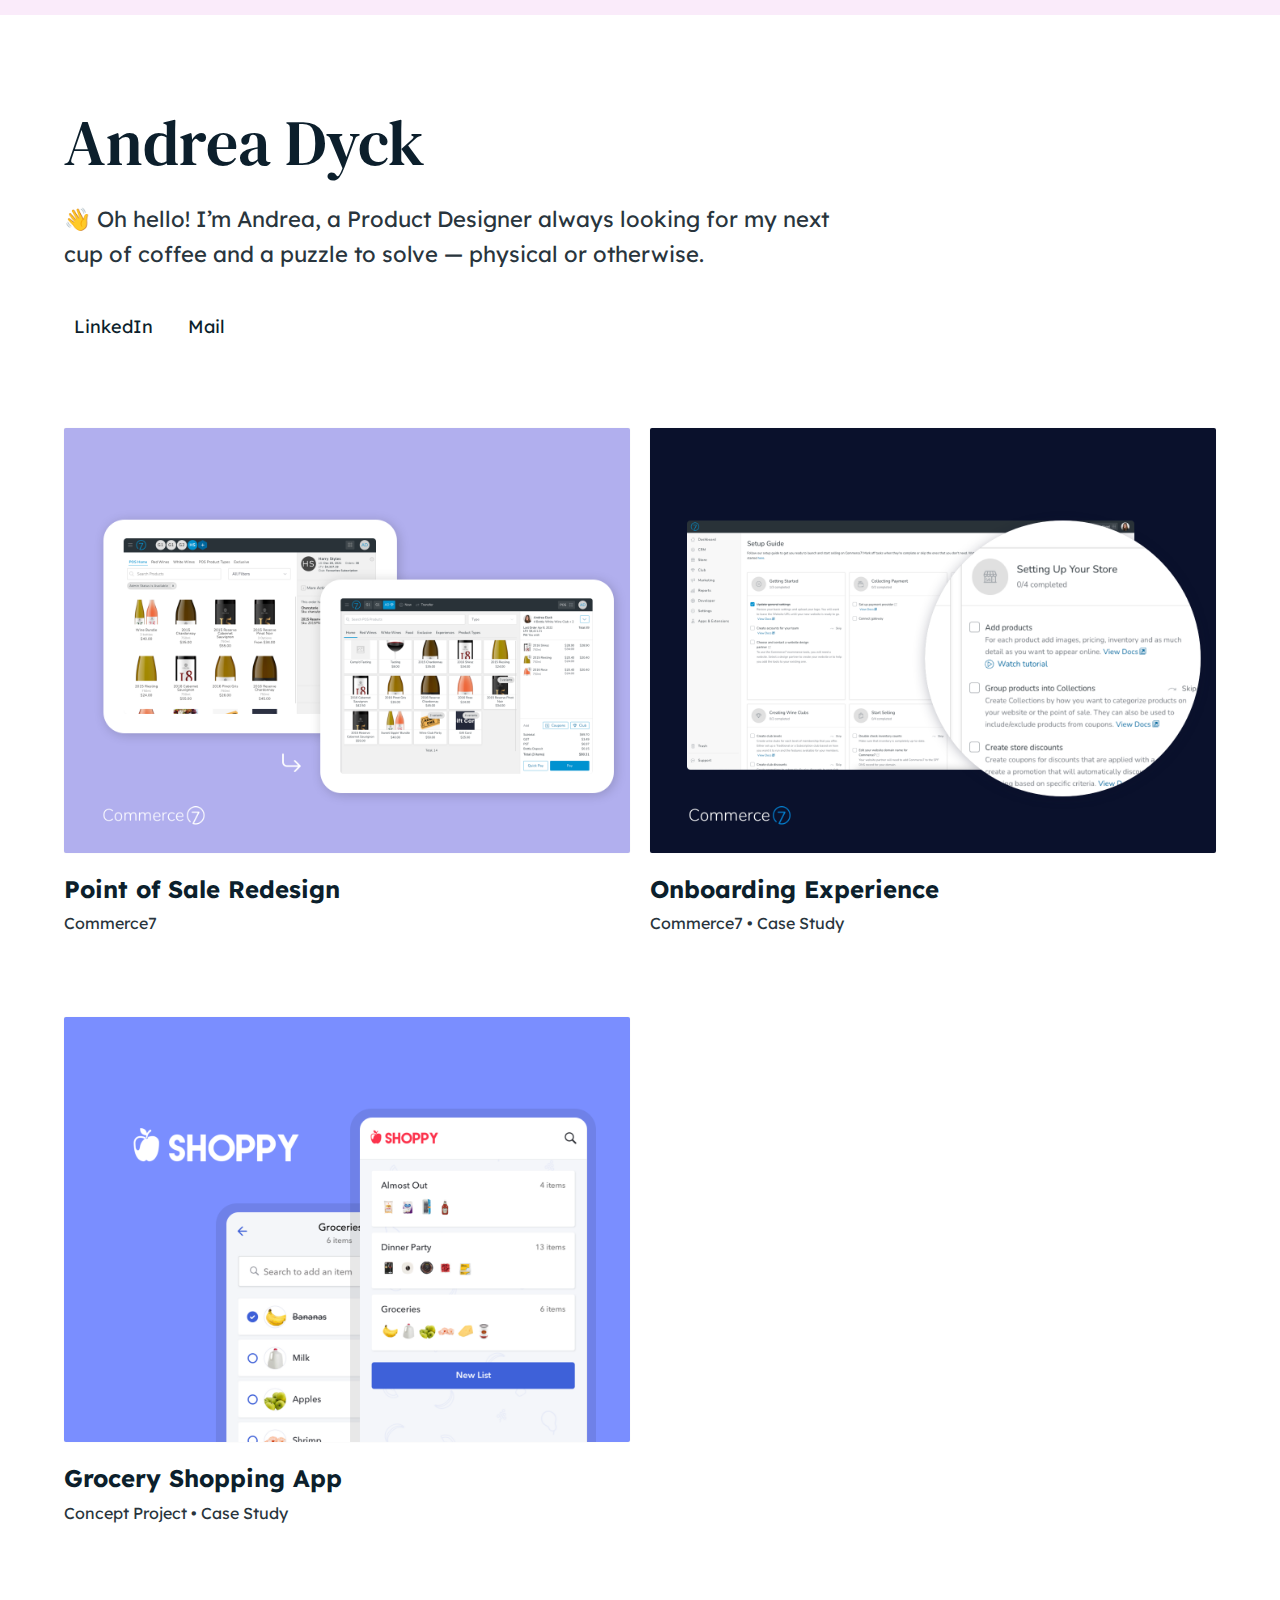
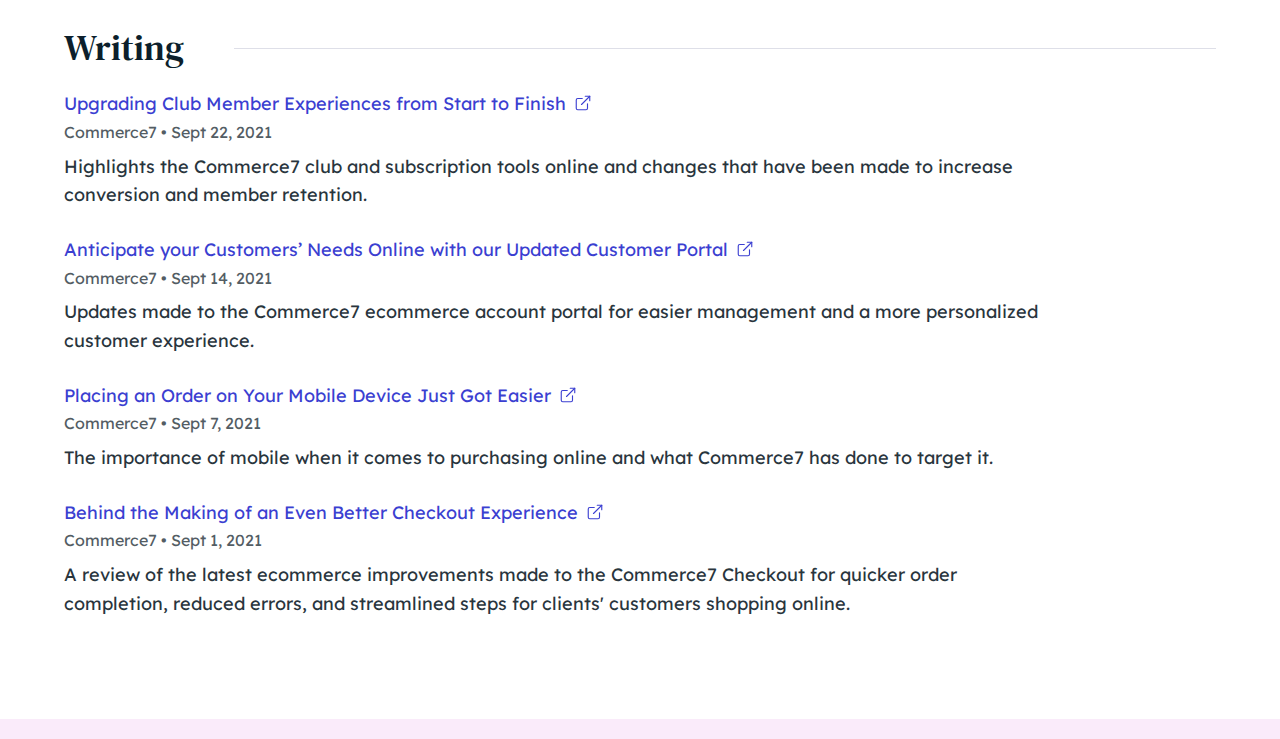
<file: index.html>
<!DOCTYPE html>
<html>
<head>
	<meta charset="utf-8">
	<meta name="viewport" content="user-scalable=no, width=device-width, initial-scale=1.0, maximum-scale=1.0" />
	<meta http-equiv="X-UA-Compatible" content="IE=edge">
	<title>Andrea Dyck</title>
	<meta name="description" content="Product Designer in Vancouver, BC.">
	<link rel="stylesheet" href="assets/css/style.css">
	<link rel="Shortcut Icon" href="favicon.ico" type="image/x-icon">
	<link rel="preconnect" href="https://fonts.gstatic.com">
	<link href="https://fonts.googleapis.com/css2?family=Lexend:wght@300;600&family=DM+Serif+Text&display=swap" rel="stylesheet">

	<!-- Google tag (gtag.js) -->
	<script async src="https://www.googletagmanager.com/gtag/js?id=G-6HETYDWR5F"></script>
	<script>
	window.dataLayer = window.dataLayer || [];
	function gtag(){dataLayer.push(arguments);}
	gtag('js', new Date());

	gtag('config', 'G-6HETYDWR5F');
	</script>
</head>
<body class="home">
	<header>
        <div class="section--wide">
            <div class="home__intro">
				<h1 data-bg-text="designer">Andrea Dyck</h1>
				<p>👋 Oh hello! I’m Andrea, a Product Designer always looking for my next cup of coffee and a puzzle to solve &#8212; physical or otherwise.</p>
				<ul>
                    <li><a href="https://www.linkedin.com/in/andreadyck/" target="_blank">LinkedIn</a></li>
                    <li><a href="mailto:hello@andreadyck.com">Mail</a></li>
                </ul>
			</div>
        </div>
	</header>

    <main>
		<div class="section--wide">
			<div class="home__projects">
				<h2 class="sr-only">Projects</h2>
				<article class="home__project project--pos">
					<a class="home__project__image" href="/c7-pos">
						<img src="/assets/images/c7-pos-home.png" alt="Point of sale redesign">
					</a>
					<div class="home__project__details">
						<h3><a href="/c7-pos">Point of Sale Redesign</a></h3>
						<p>Commerce7</p>
					</div>
				</article>
				<article class="home__project project--onboarding">
					<a class="home__project__image" href="/c7-onboarding">
						<img src="/assets/images/c7-onboarding-home.png" alt="Onboarding experience">
					</a>
					<div class="home__project__details">
						<h3><a href="/c7-onboarding">Onboarding Experience</a></h3>
						<p>Commerce7 • Case Study</p>
					</div>
				</article>
				<article class="home__project project--shoppy">
					<a class="home__project__image" href="/shoppy">
						<img src="/assets/images/shoppy-home.png" alt="Grocery list app">
					</a>
					<div class="home__project__details">
						<h3><a href="/shoppy">Grocery Shopping App</a></h3>
						<p>Concept Project • Case Study</p>
					</div>
				</article>
			</div>

			<div class="home__writing">
				<h2><span>Writing</span></h2>
				<article>
					<a href="https://commerce7.com/blog/upgrading-member-experiences" target="_blank">Upgrading Club Member Experiences from Start to Finish<svg xmlns="http://www.w3.org/2000/svg" width="24" height="24" viewBox="0 0 24 24" fill="none" stroke="currentColor" role="presentation" aria-hidden="true" stroke-width="1.5" stroke-linecap="round" stroke-linejoin="round" class="icon-external arrow-right"><path d="M18 13v6a2 2 0 0 1-2 2H5a2 2 0 0 1-2-2V8a2 2 0 0 1 2-2h6"></path><polyline points="15 3 21 3 21 9"></polyline><line x1="10" y1="14" x2="21" y2="3"></line></svg></a>
					<p>Commerce7 • Sept 22, 2021</p>
					<p>Highlights the Commerce7 club and subscription tools online and changes that have been made to increase conversion and member retention.</p>
				</article>
				<article>
					<a href="https://commerce7.com/blog/anticipate-customer-needs-online-with-our-customer-portal" target="_blank">Anticipate your Customers’ Needs Online with our Updated Customer Portal<svg xmlns="http://www.w3.org/2000/svg" width="24" height="24" viewBox="0 0 24 24" fill="none" stroke="currentColor" role="presentation" aria-hidden="true" stroke-width="1.5" stroke-linecap="round" stroke-linejoin="round" class="icon-external arrow-right"><path d="M18 13v6a2 2 0 0 1-2 2H5a2 2 0 0 1-2-2V8a2 2 0 0 1 2-2h6"></path><polyline points="15 3 21 3 21 9"></polyline><line x1="10" y1="14" x2="21" y2="3"></line></svg></a>
					<p>Commerce7 • Sept 14, 2021</p>
					<p>Updates made to the Commerce7 ecommerce account portal for easier management and a more personalized customer experience.</p>
				</article>
				<article>
					<a href="https://commerce7.com/blog/placing-an-order-on-mobile-just-got-easier" target="_blank">Placing an Order on Your Mobile Device Just Got Easier<svg xmlns="http://www.w3.org/2000/svg" width="24" height="24" viewBox="0 0 24 24" fill="none" stroke="currentColor" role="presentation" aria-hidden="true" stroke-width="1.5" stroke-linecap="round" stroke-linejoin="round" class="icon-external arrow-right"><path d="M18 13v6a2 2 0 0 1-2 2H5a2 2 0 0 1-2-2V8a2 2 0 0 1 2-2h6"></path><polyline points="15 3 21 3 21 9"></polyline><line x1="10" y1="14" x2="21" y2="3"></line></svg></a>
					<p>Commerce7 • Sept 7, 2021</p>
					<p>The importance of mobile when it comes to purchasing online and what Commerce7 has done to target it.</p>
				</article>
				<article>
					<a href="https://commerce7.com/blog/behind-an-even-better-checkout-experience" target="_blank">Behind the Making of an Even Better Checkout Experience<svg xmlns="http://www.w3.org/2000/svg" width="24" height="24" viewBox="0 0 24 24" fill="none" stroke="currentColor" role="presentation" aria-hidden="true" stroke-width="1.5" stroke-linecap="round" stroke-linejoin="round" class="icon-external arrow-right"><path d="M18 13v6a2 2 0 0 1-2 2H5a2 2 0 0 1-2-2V8a2 2 0 0 1 2-2h6"></path><polyline points="15 3 21 3 21 9"></polyline><line x1="10" y1="14" x2="21" y2="3"></line></svg></a>
					<p>Commerce7 • Sept 1, 2021</p>
					<p>A review of the latest ecommerce improvements made to the Commerce7 Checkout for quicker order completion, reduced errors, and streamlined steps for clients' customers shopping online.</p>
				</article>
			</div>
		</div>
    </main>

	<script src="https://ajax.googleapis.com/ajax/libs/jquery/3.2.1/jquery.min.js"></script>
</body>
</html>
</file>
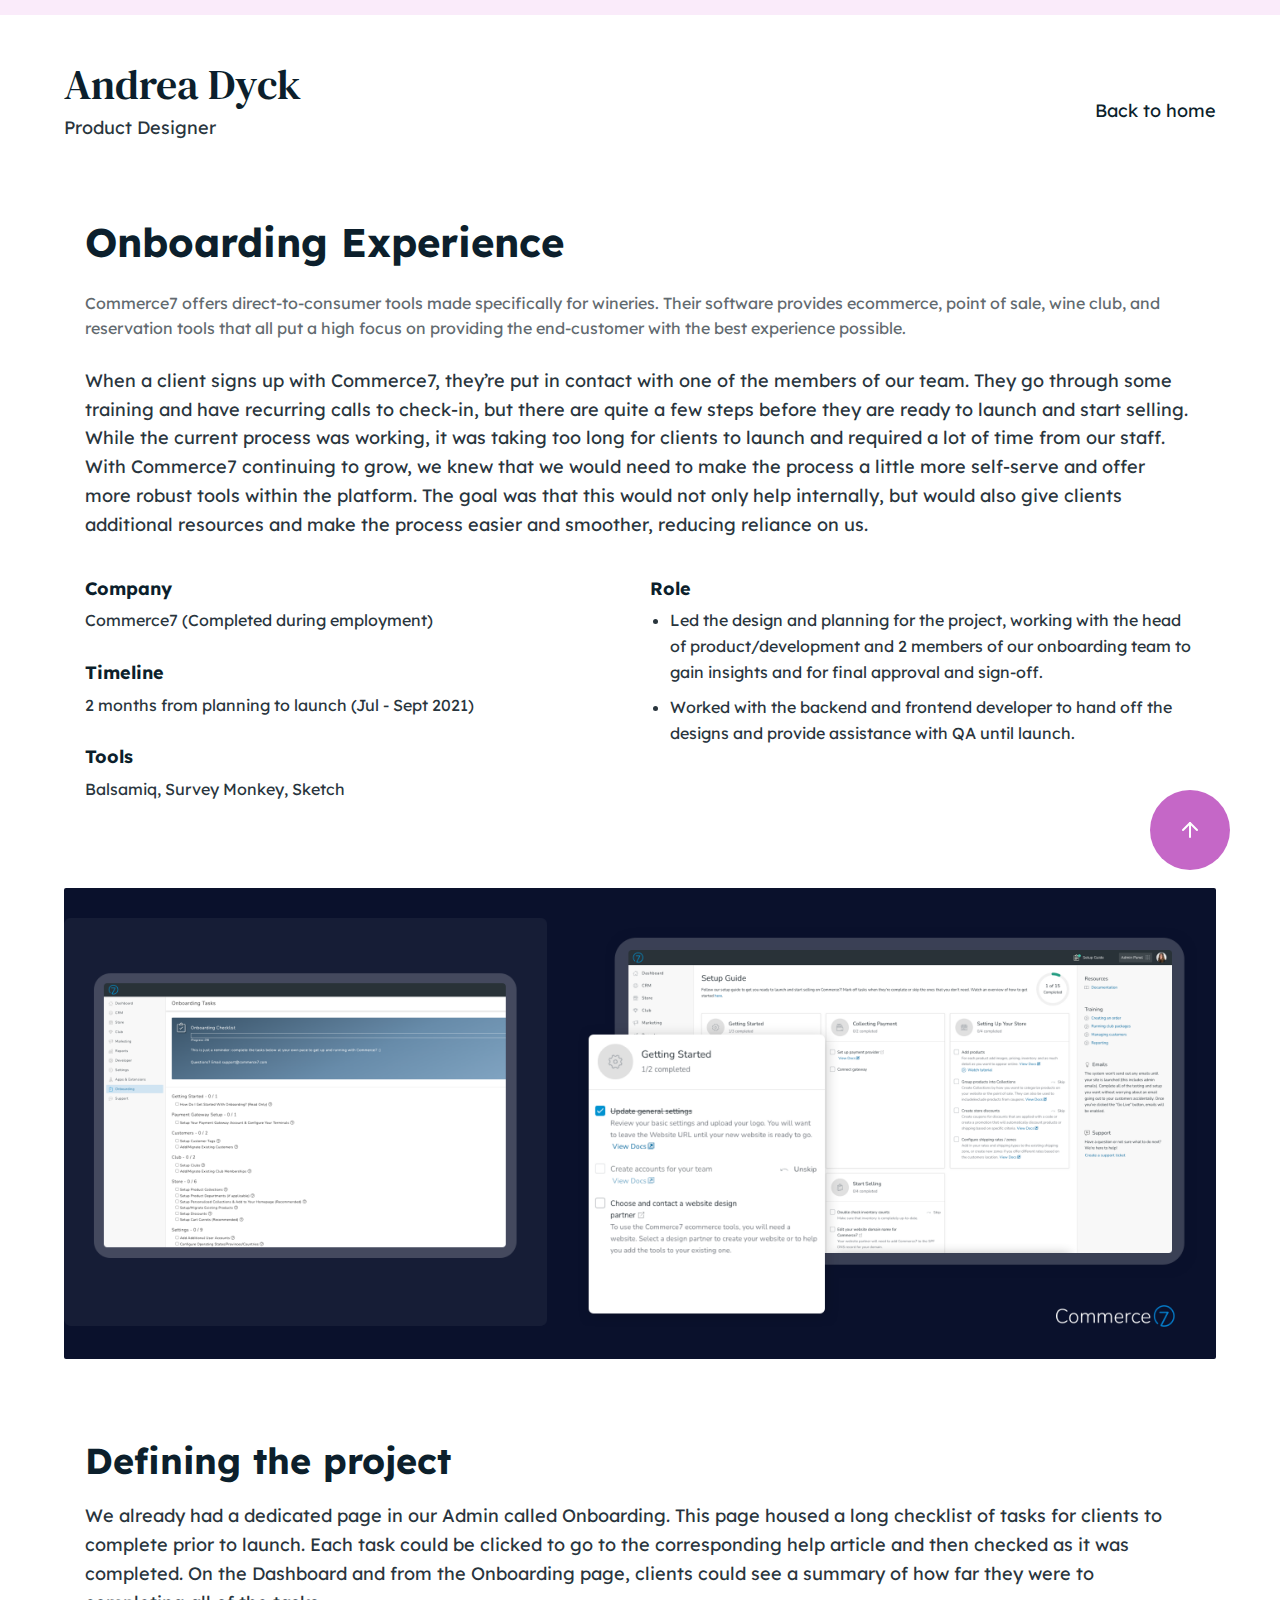
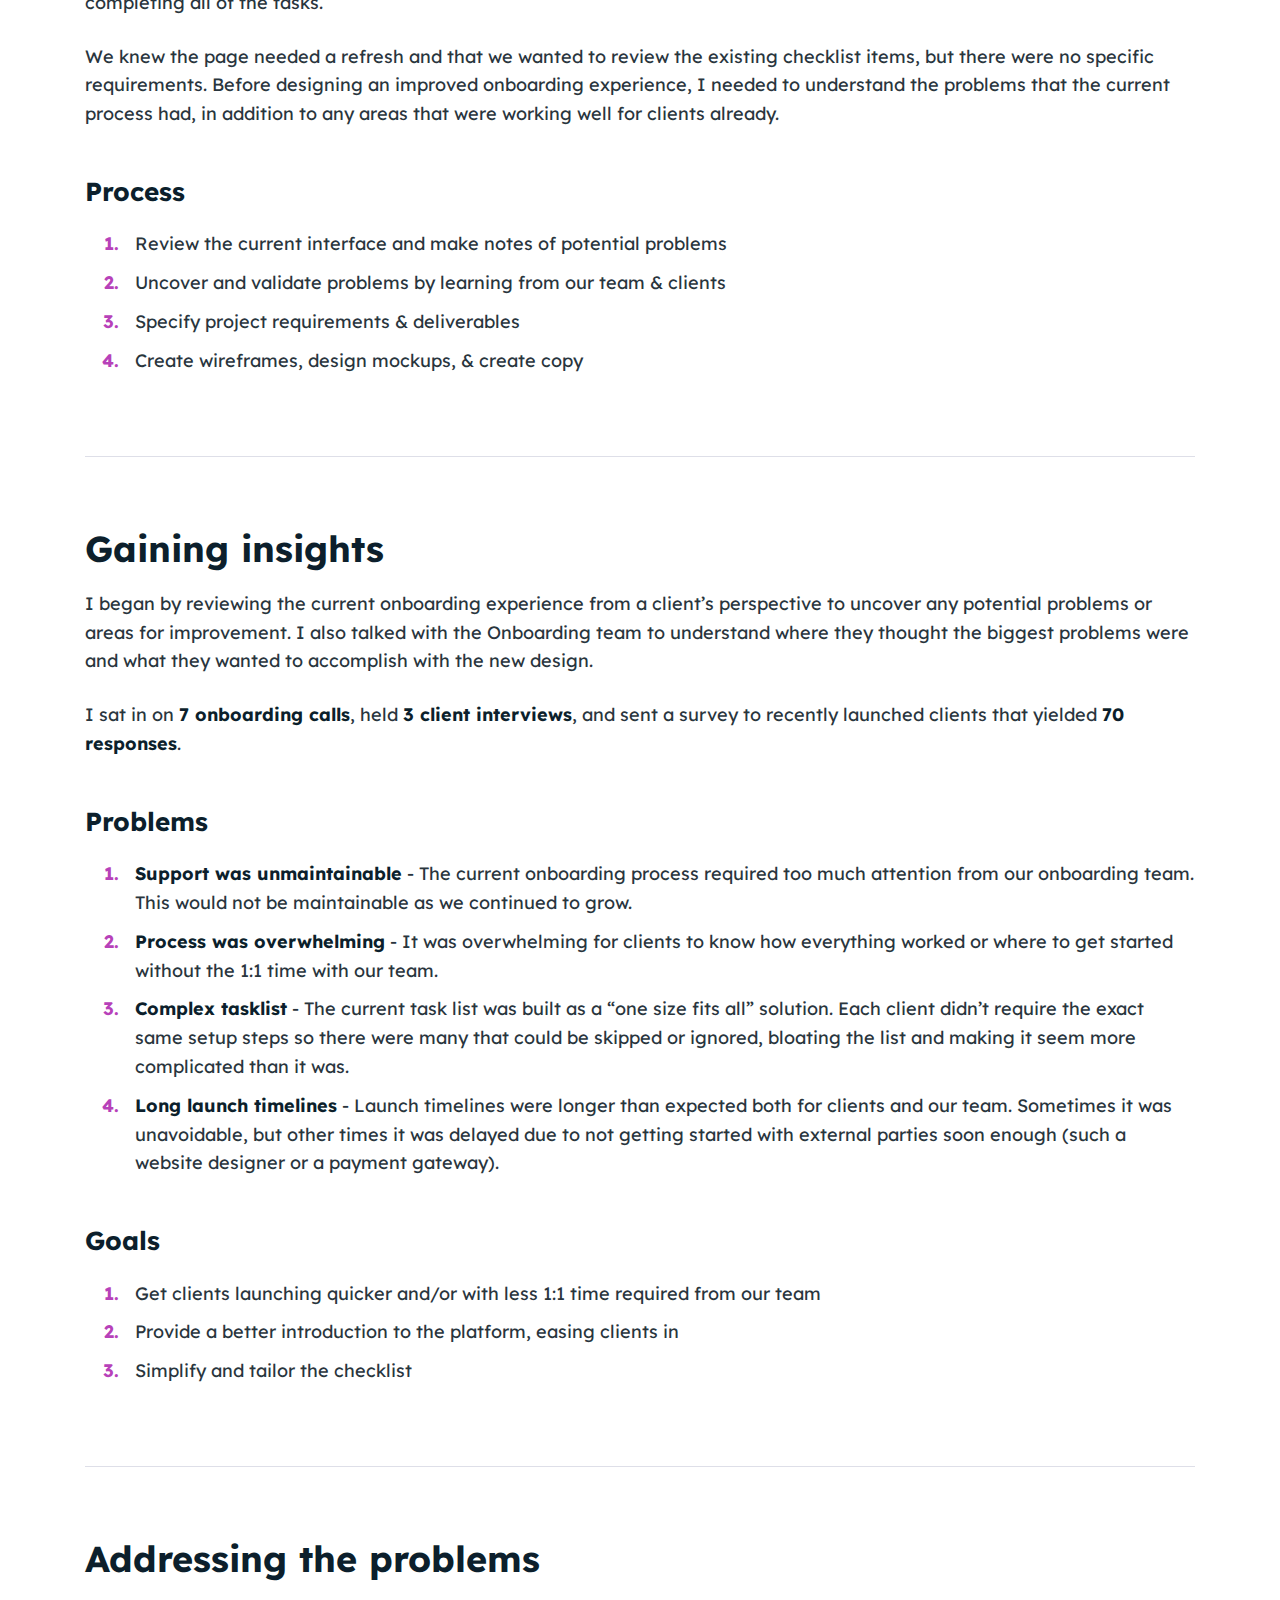
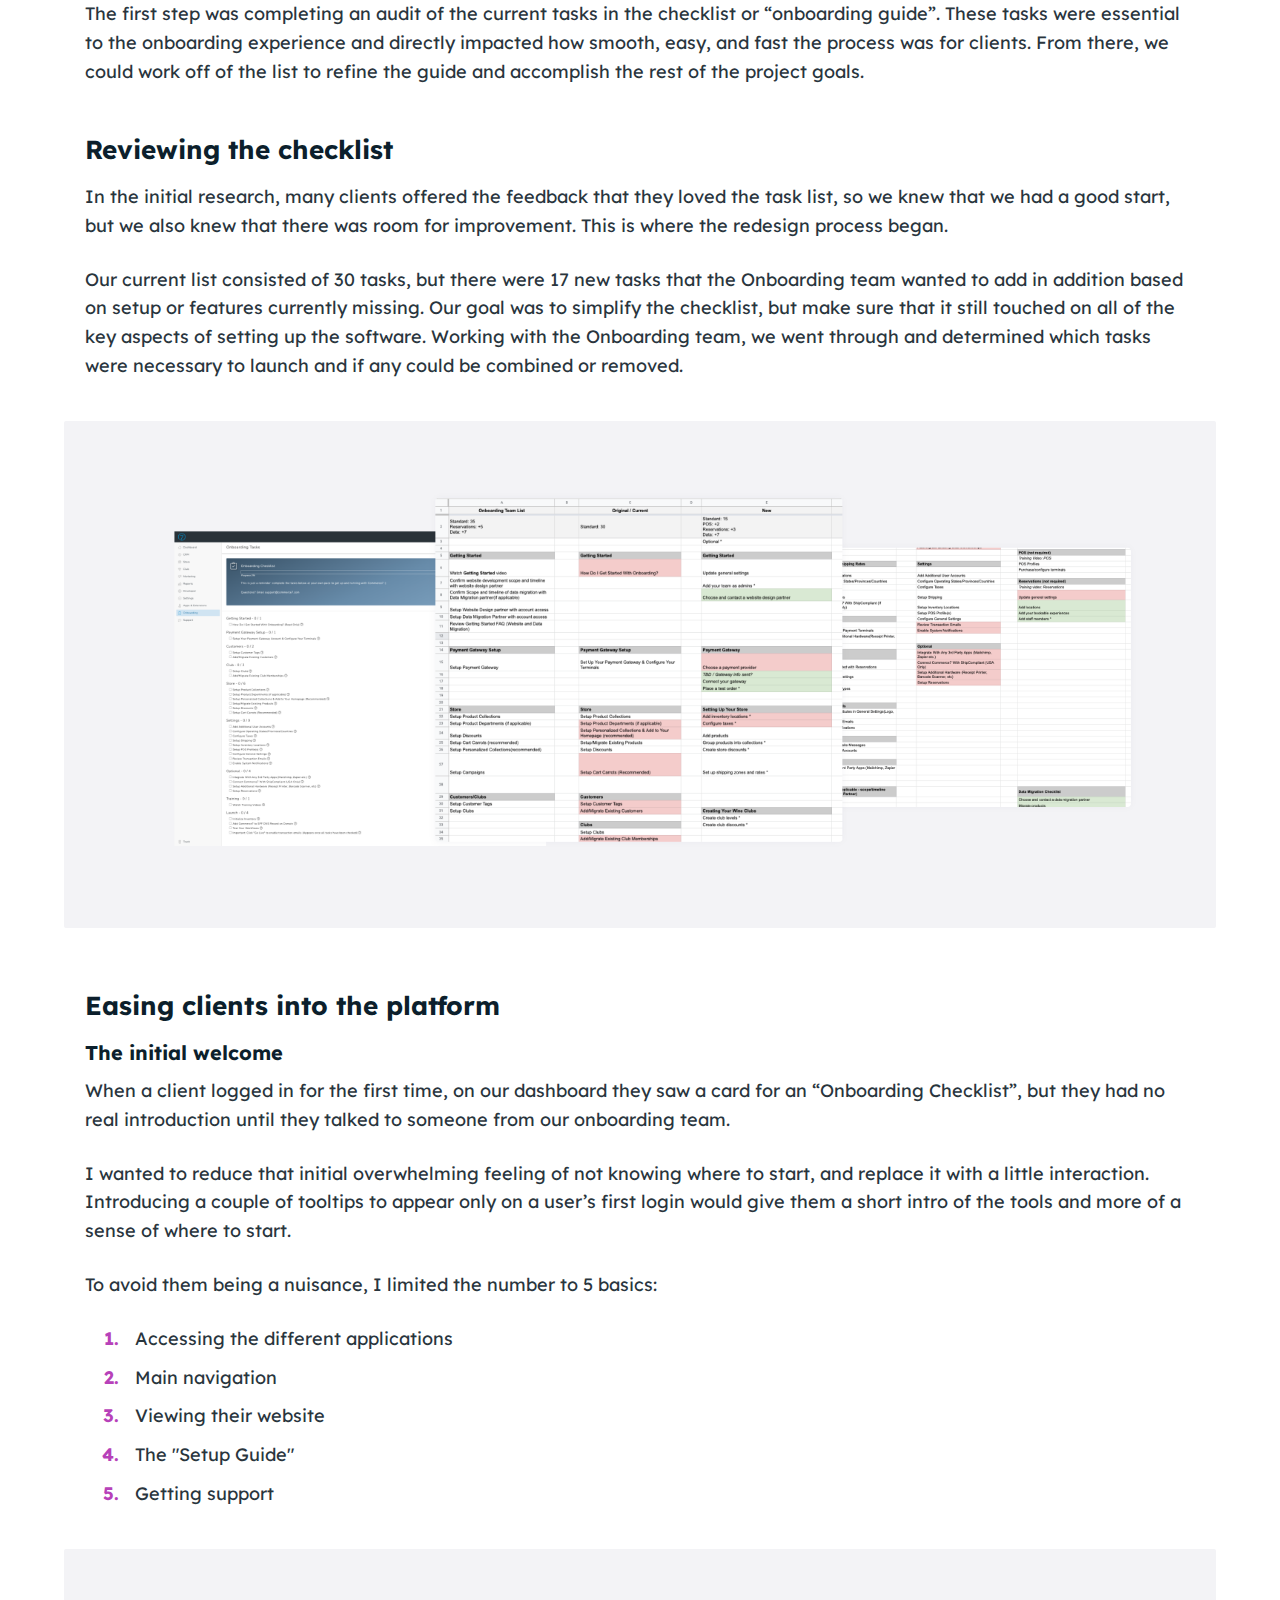
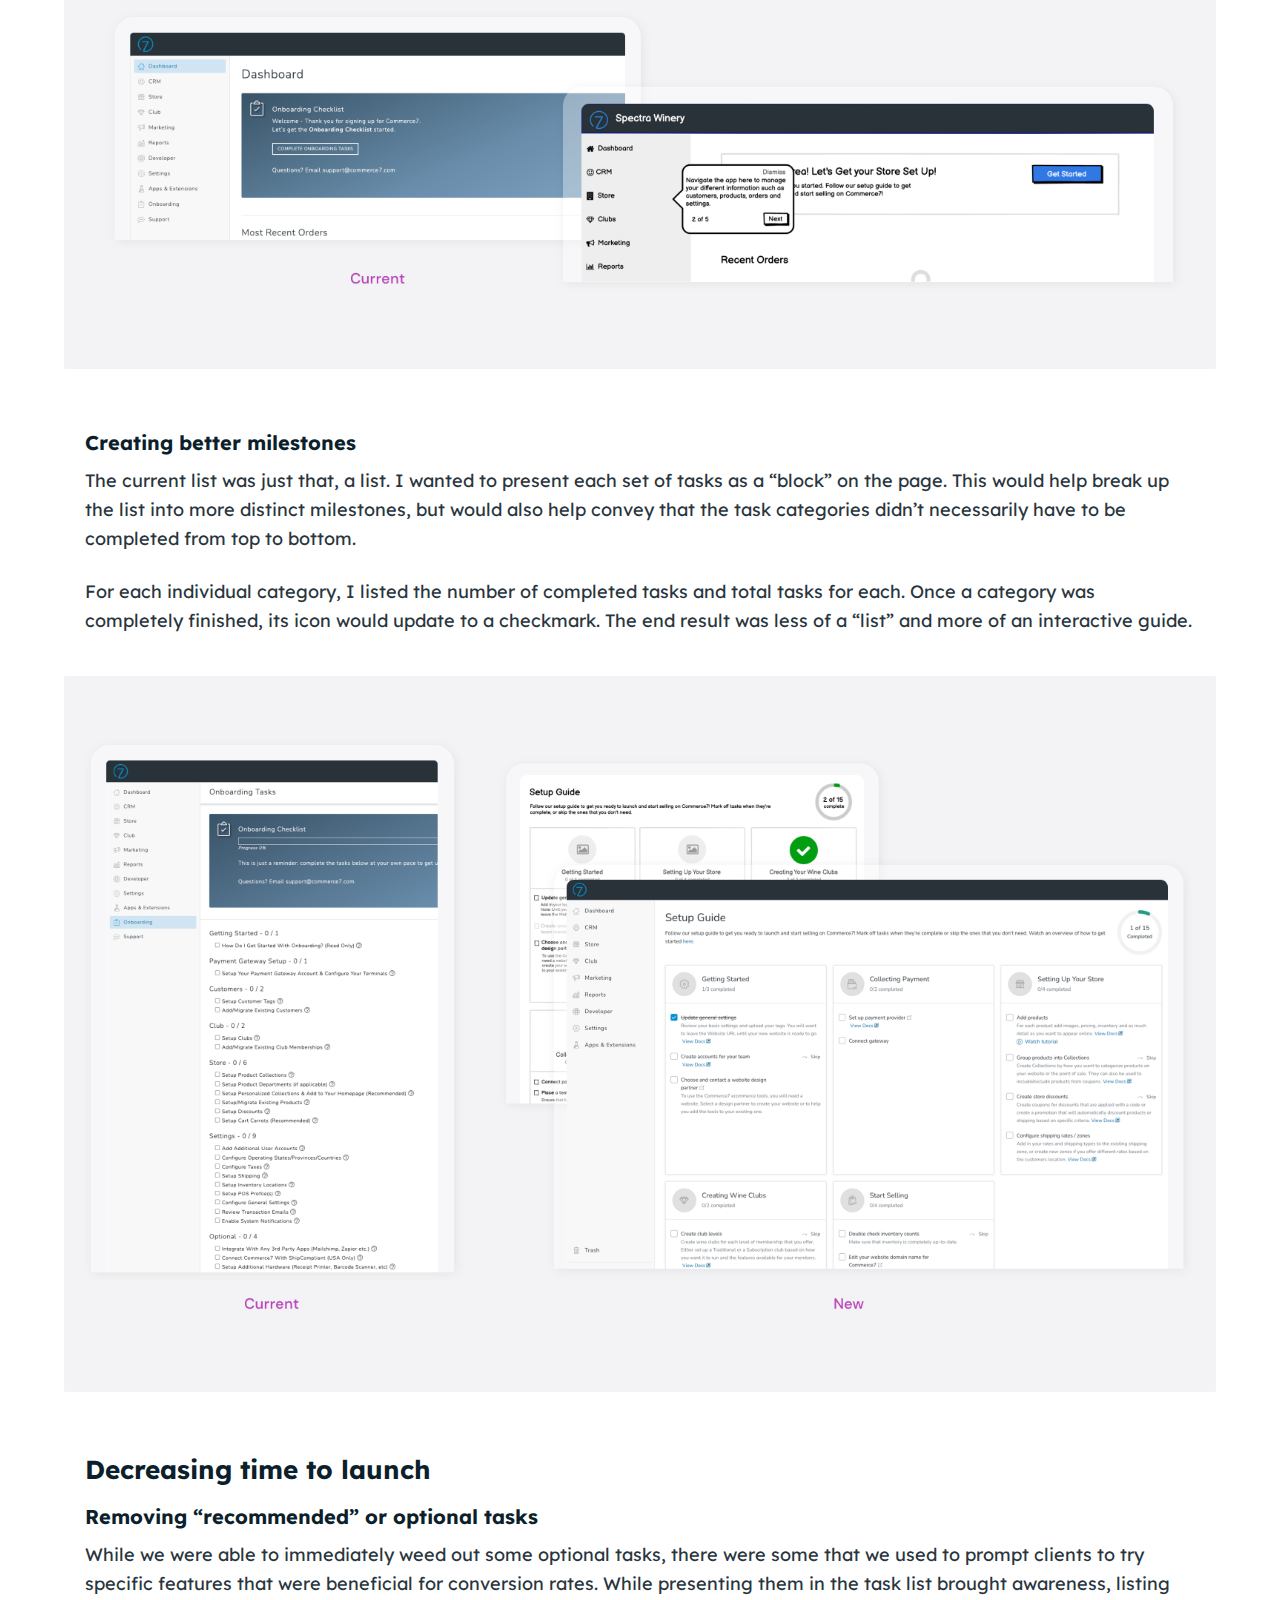
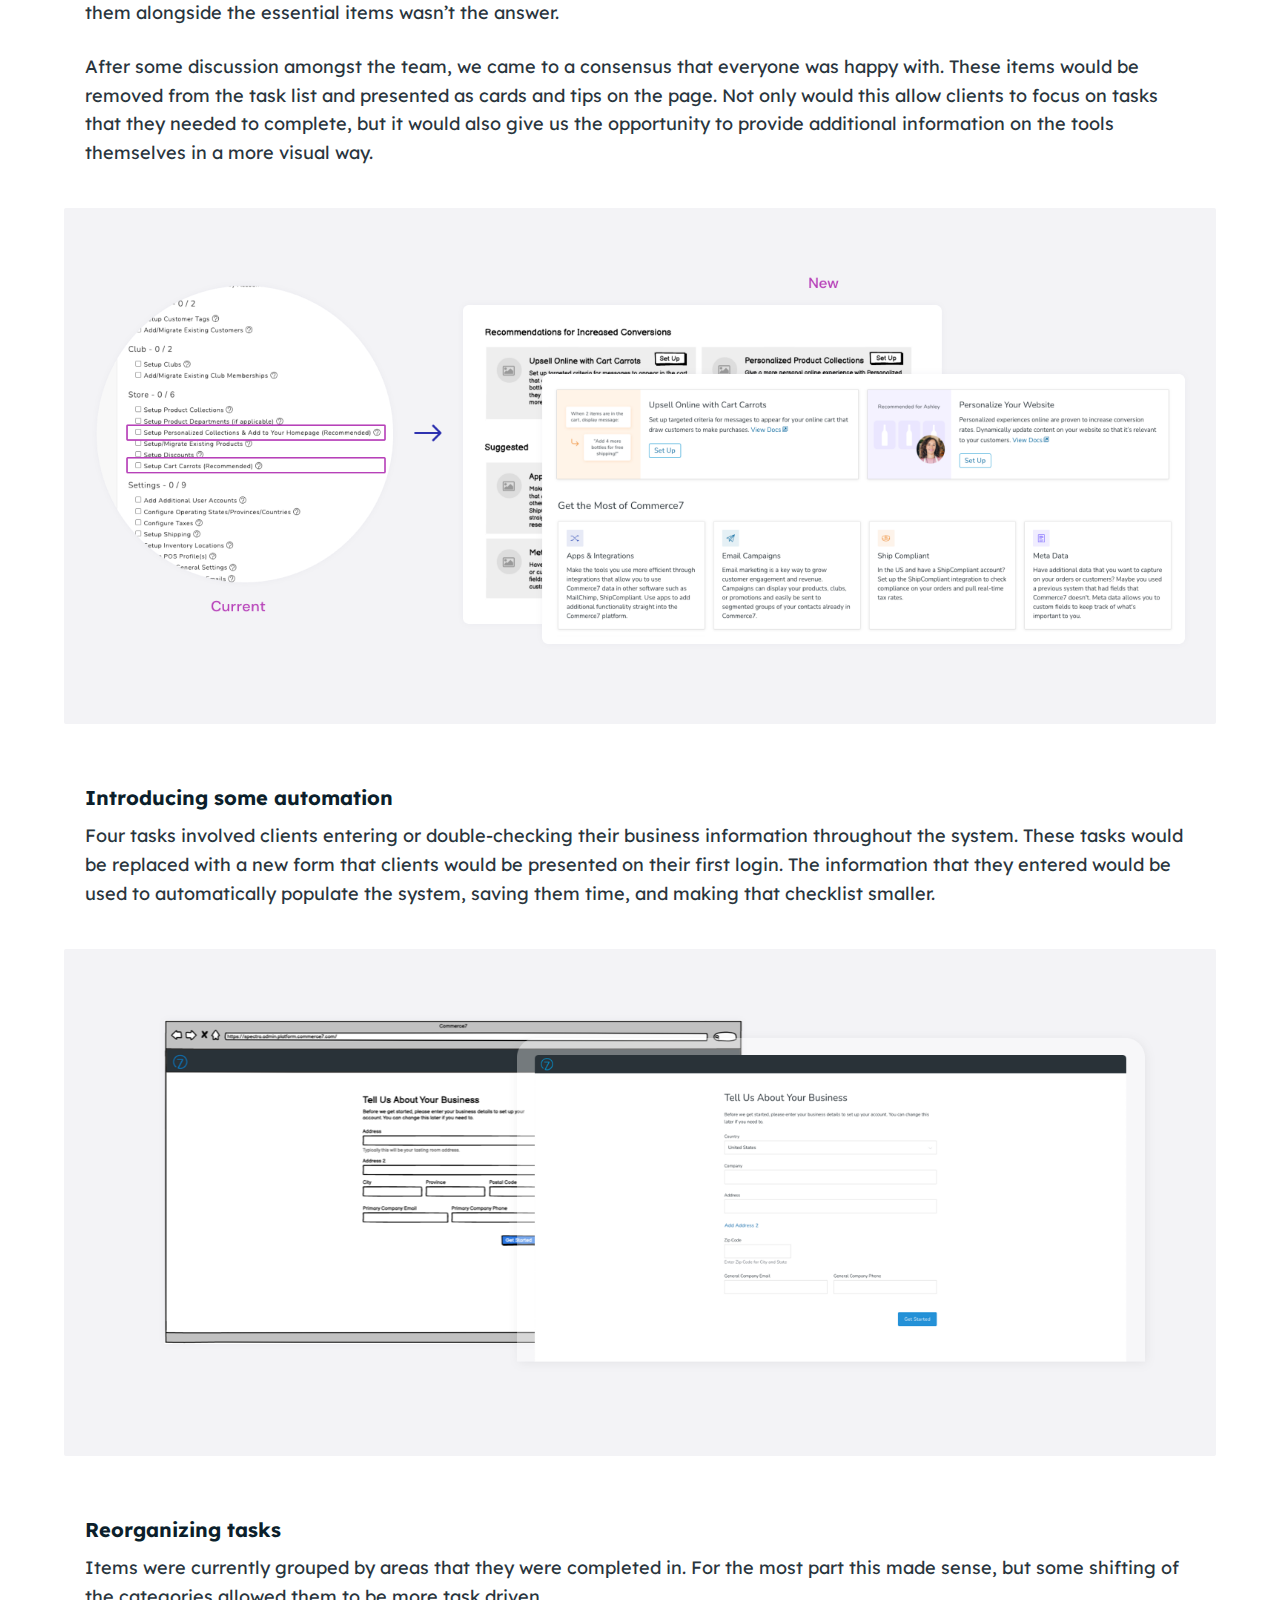
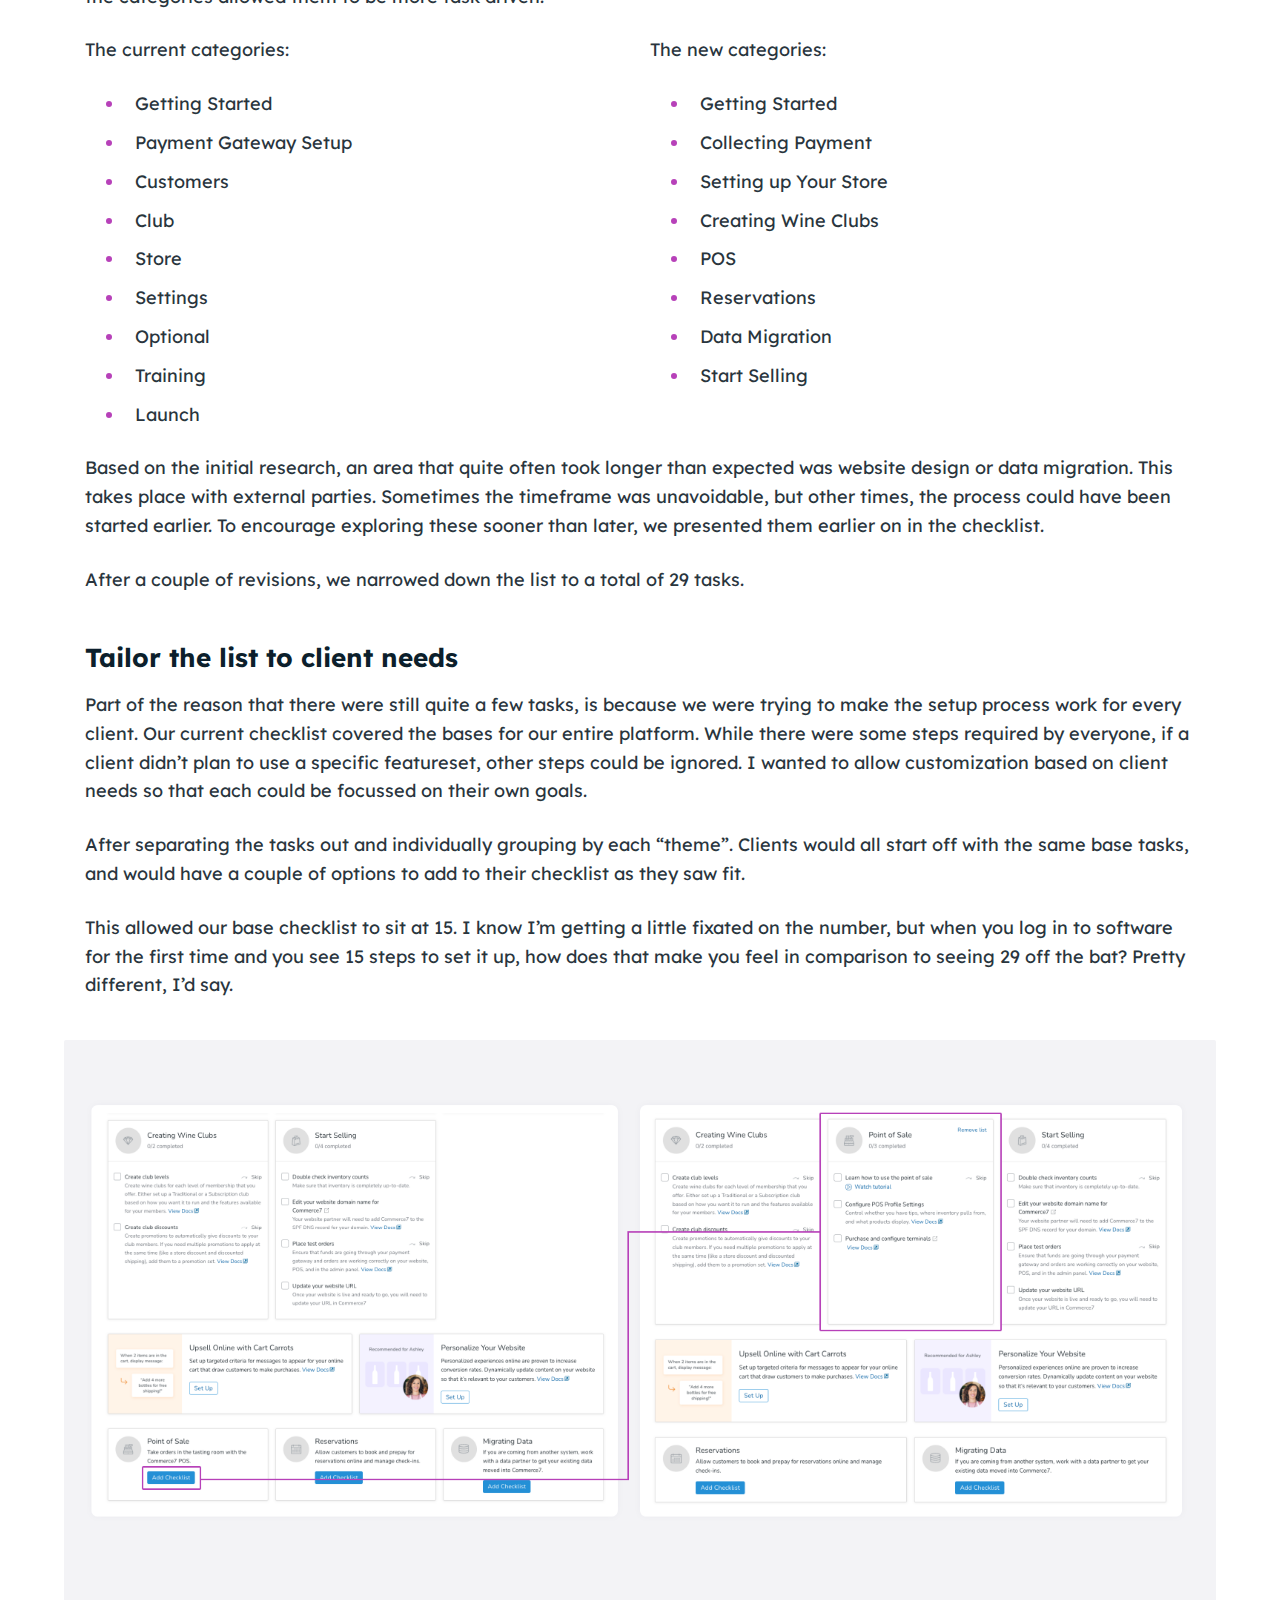
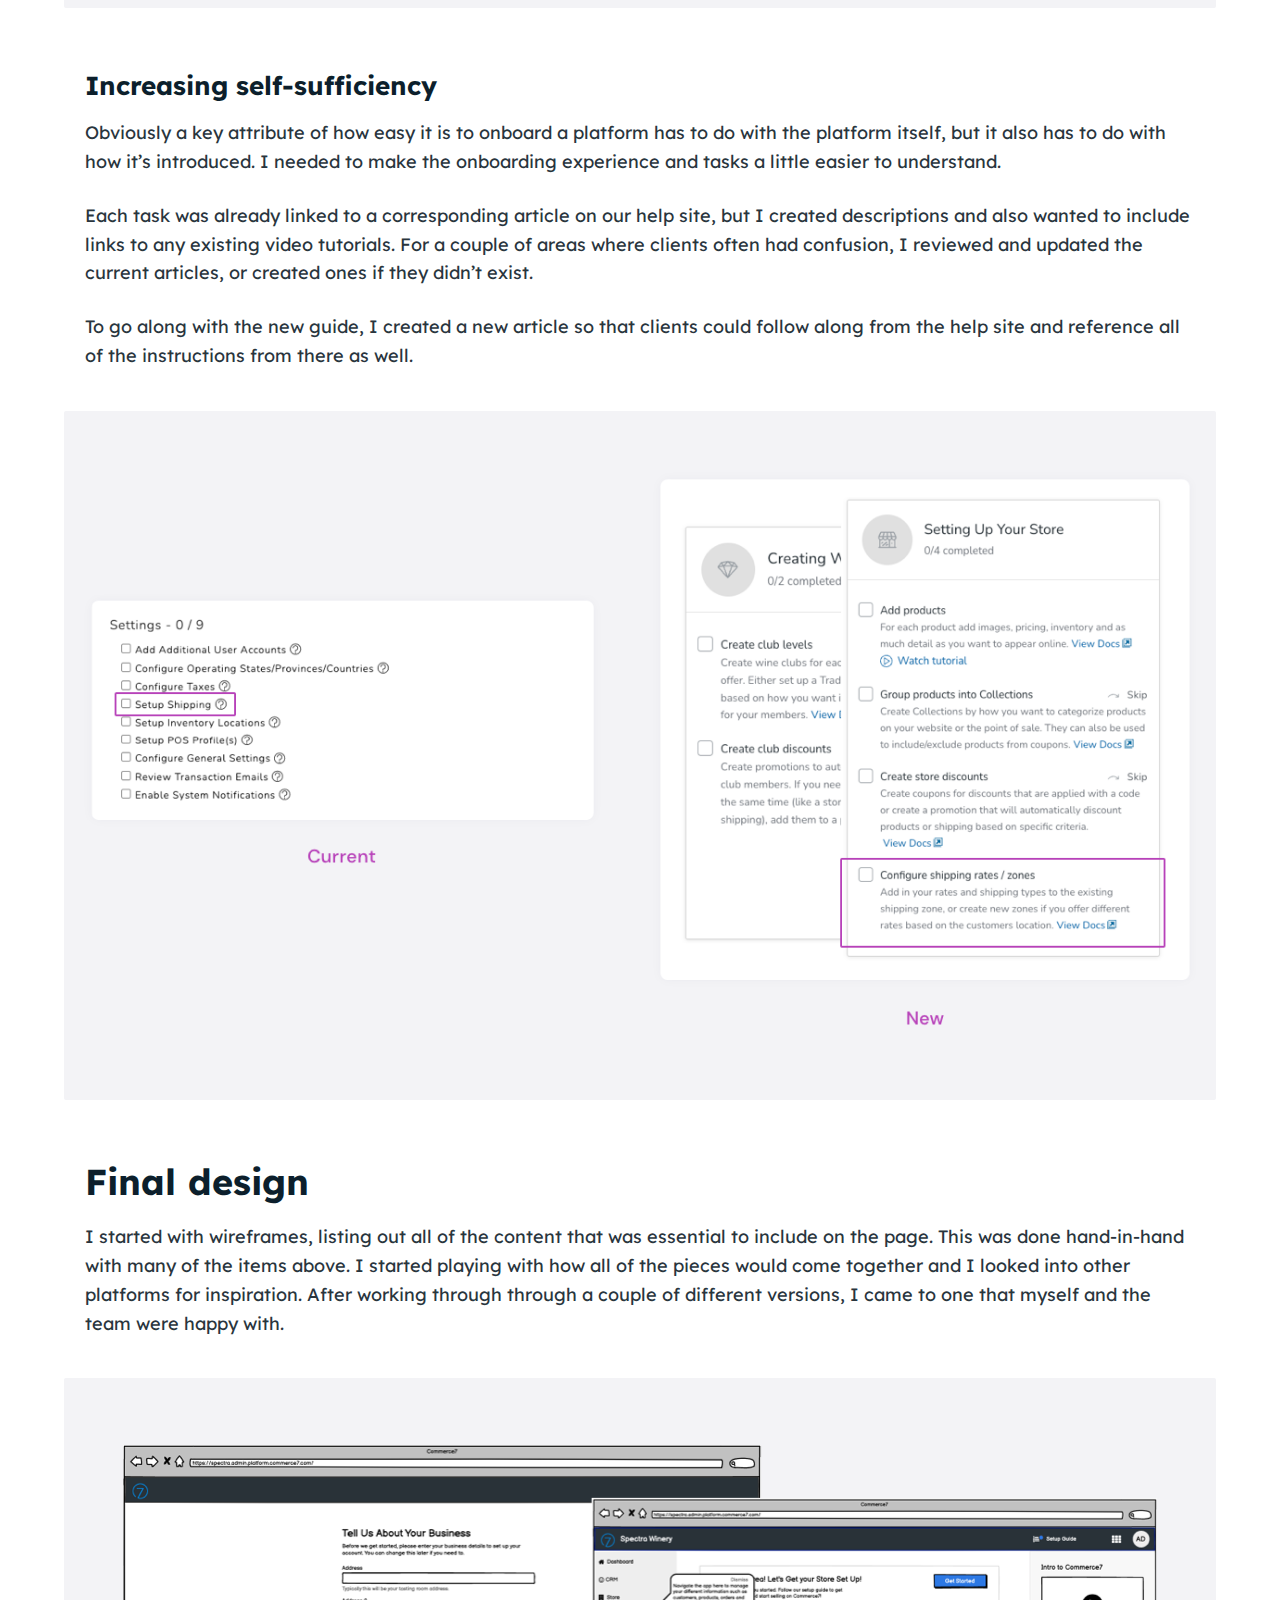
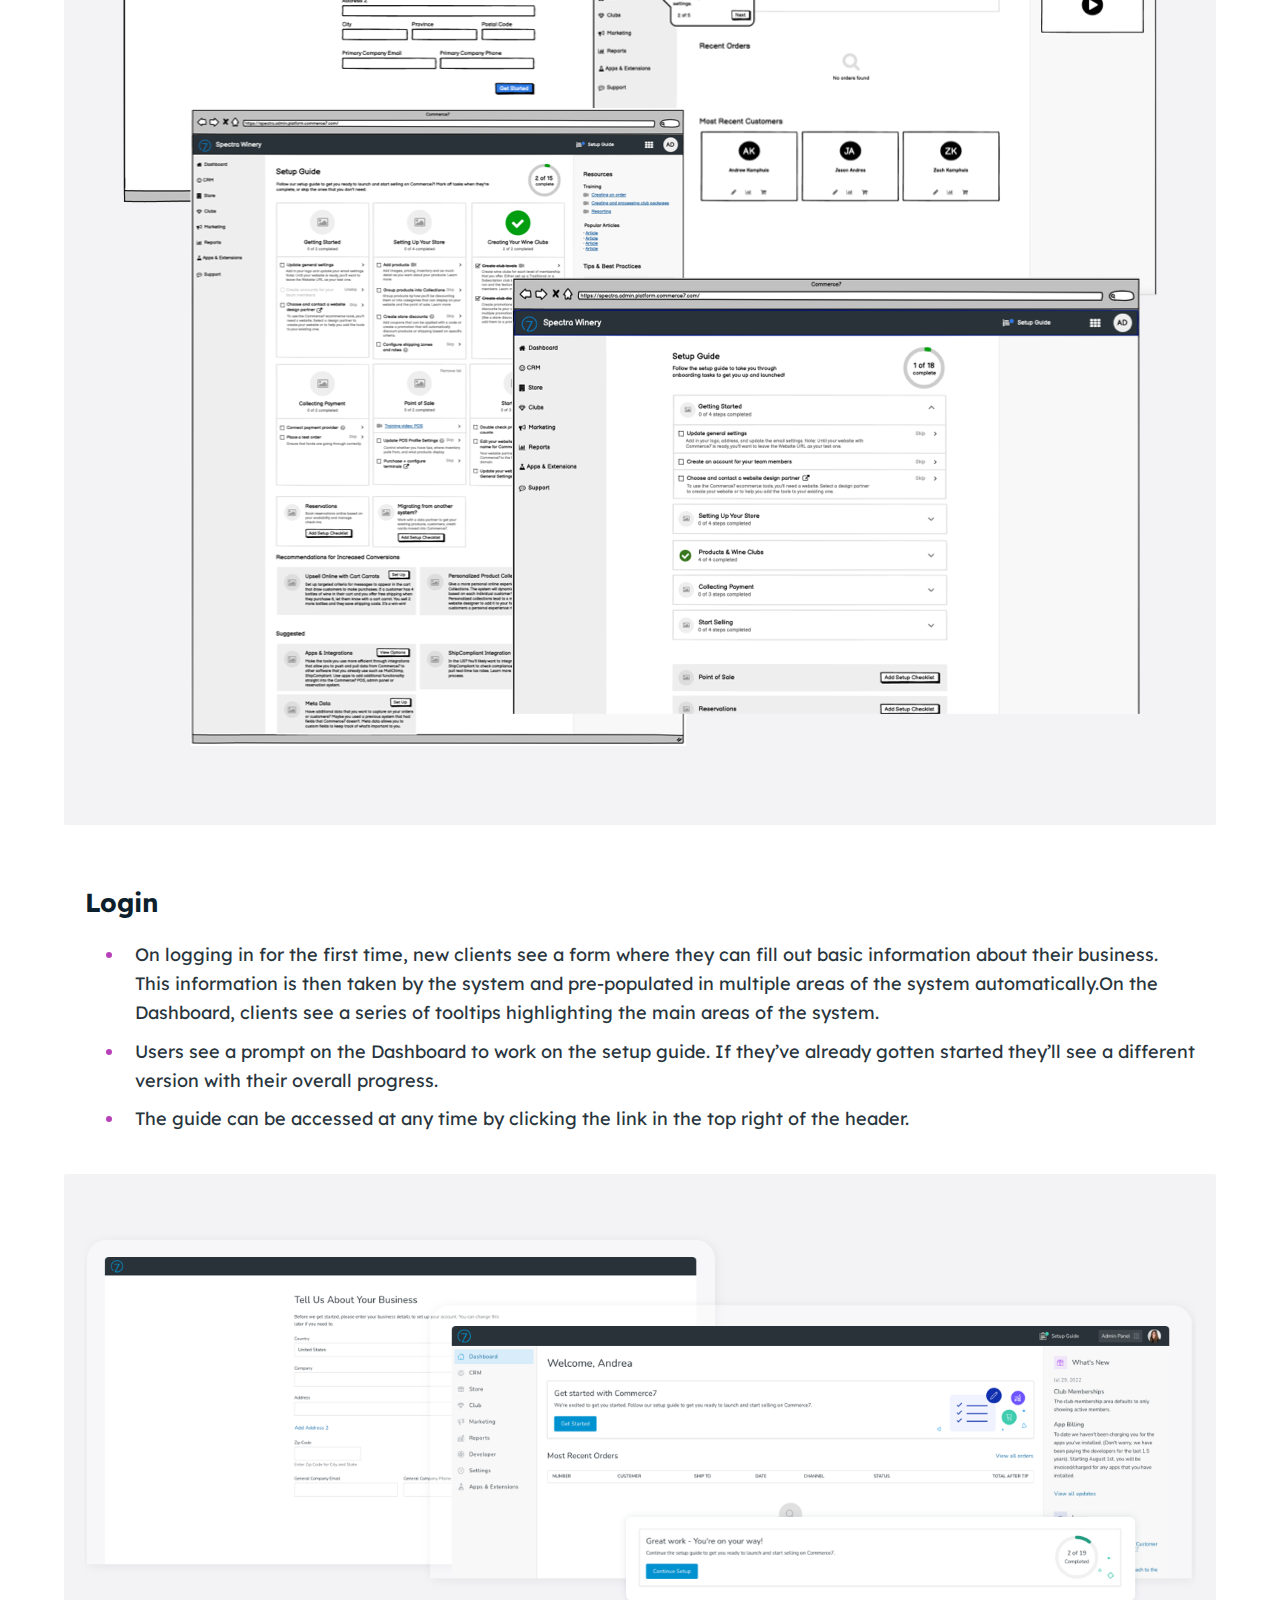
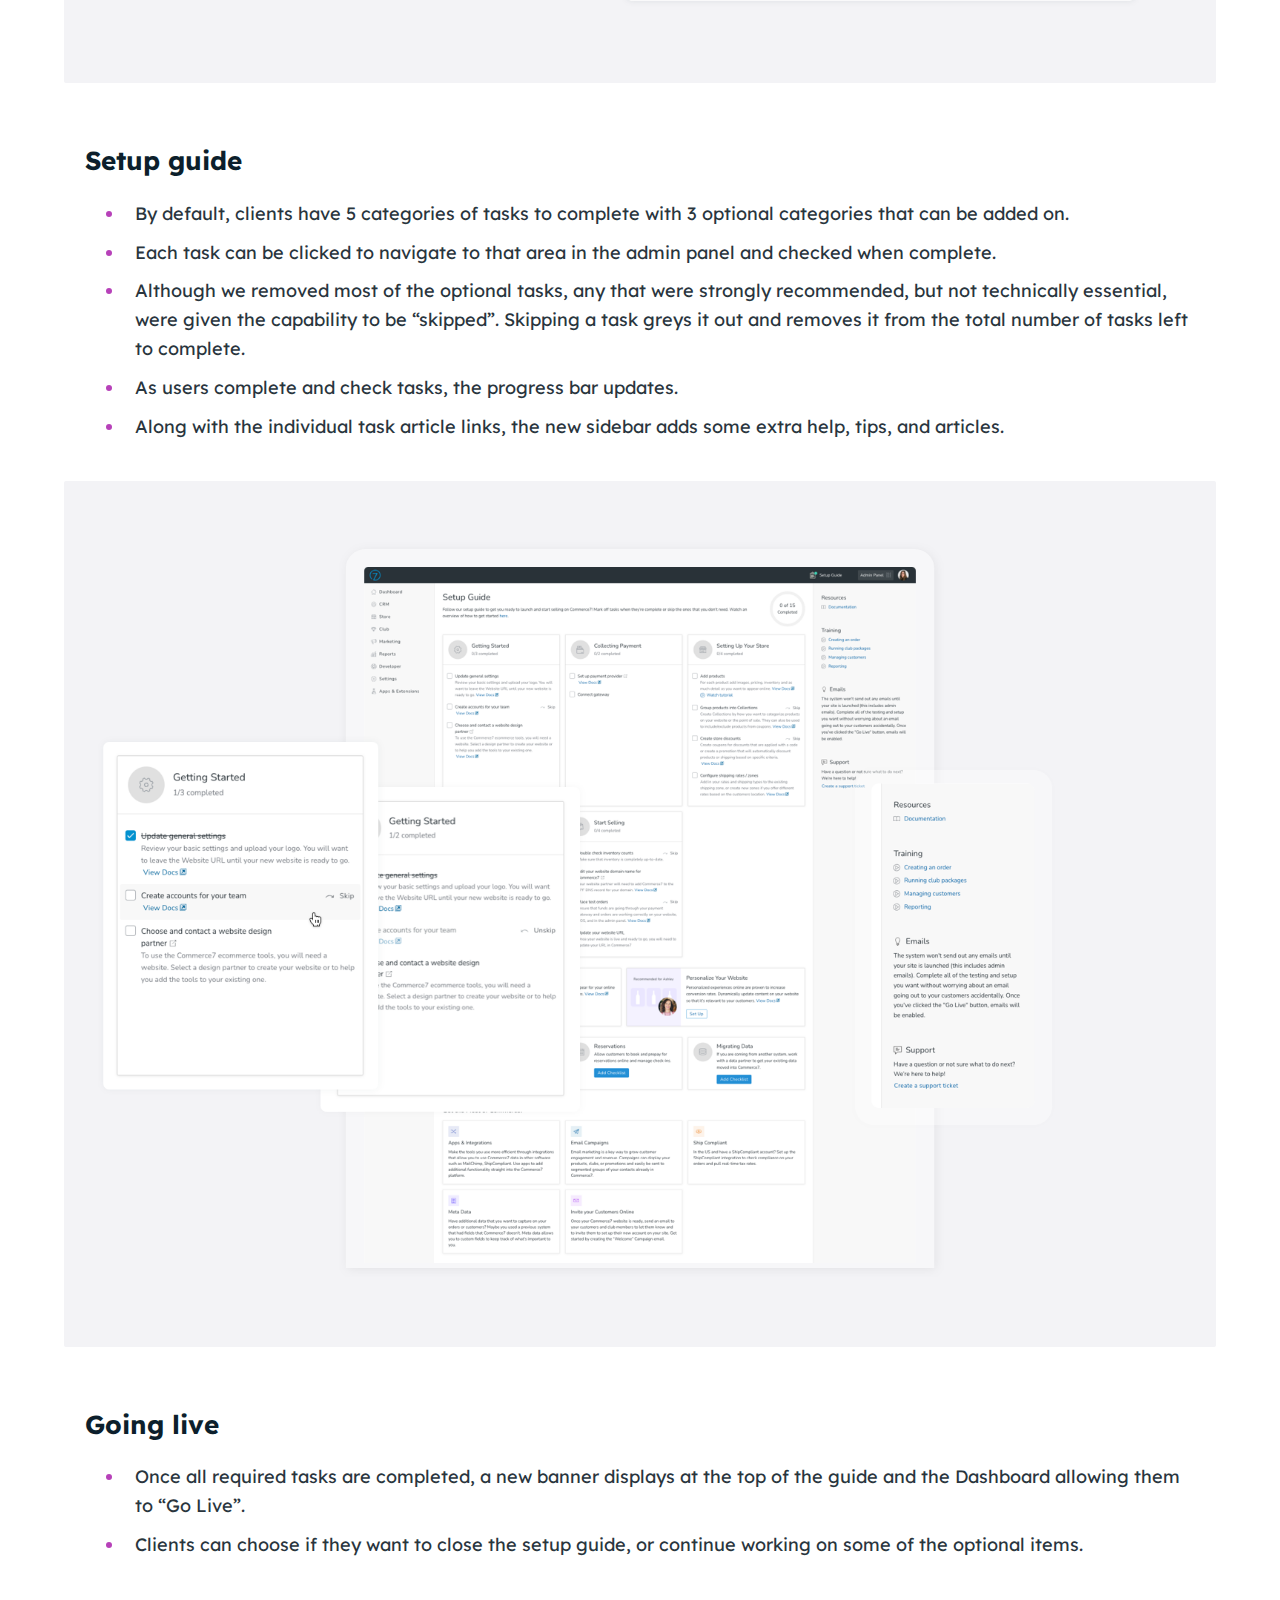
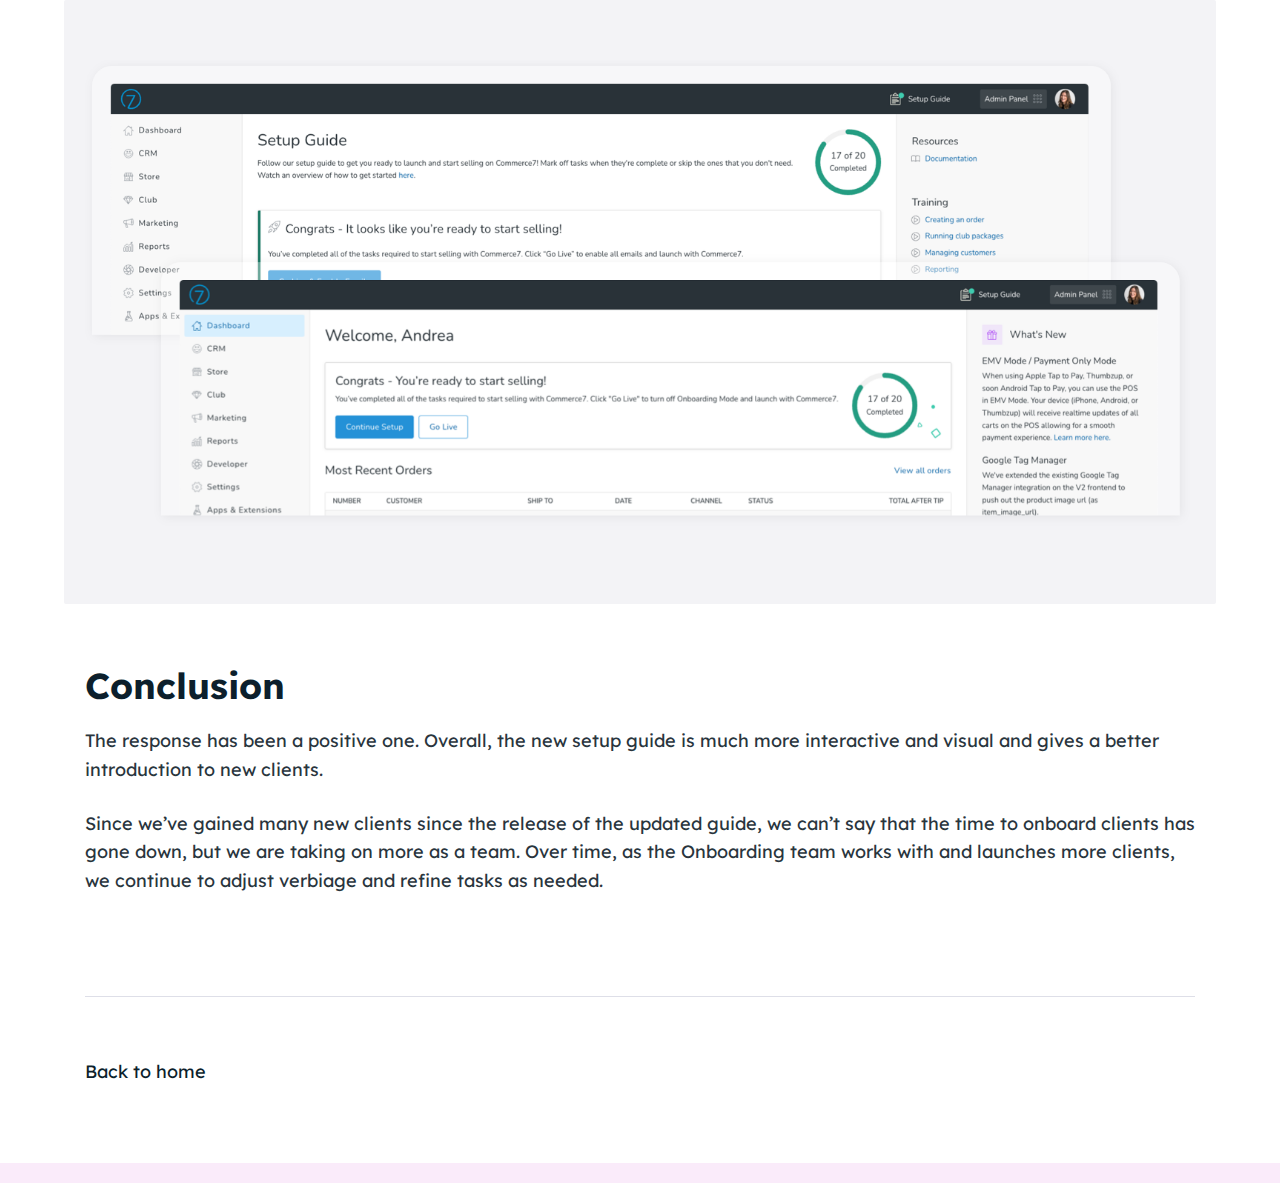
<file: c7-onboarding.html>
<!DOCTYPE html>
<html>
<head>
	<meta charset="utf-8">
	<meta name="viewport" content="user-scalable=no, width=device-width, initial-scale=1.0, maximum-scale=1.0" />
	<meta http-equiv="X-UA-Compatible" content="IE=edge">
	<title>Andrea Dyck | Onboarding Experience</title>
	<meta name="description" content="Revamping the client onboarding experience for Commerce7.">
	<link rel="stylesheet" href="assets/css/style.css">
	<link rel="Shortcut Icon" href="favicon.ico" type="image/x-icon">
	<link rel="preconnect" href="https://fonts.gstatic.com">
	<link href="https://fonts.googleapis.com/css2?family=Lexend:wght@300;600&family=DM+Serif+Text&display=swap" rel="stylesheet">

	<!-- Google tag (gtag.js) -->
	<script async src="https://www.googletagmanager.com/gtag/js?id=G-6HETYDWR5F"></script>
	<script>
	window.dataLayer = window.dataLayer || [];
	function gtag(){dataLayer.push(arguments);}
	gtag('js', new Date());

	gtag('config', 'G-6HETYDWR5F');
	</script>
</head>
<body class="project project--onboarding" id="page-top">
	<header>
		<div class="section--wide">
			<div class="header__title">
				<a href="/">Andrea Dyck</a>
				<p>Product Designer</p>
			</div>
			<a href="/">Back to home</a>
		</div>
	</header>
		
    <main>
        <div class="section">
			<h1>Onboarding Experience</h1>
			<p class="subtext">Commerce7 offers direct-to-consumer tools made specifically for wineries. Their software provides ecommerce, point of sale, wine club, and reservation tools that all put a high focus on providing the end-customer with the best experience possible.</p>

            <p>When a client signs up with Commerce7, they’re put in contact with one of the members of our team. They go through some training and have recurring calls to check-in, but there are quite a few steps before they are ready to launch and start selling. While the current process was working, it was taking too long for clients to launch and required a lot of time from our staff. With Commerce7 continuing to grow, we knew that we would need to make the process a little more self-serve and offer more robust tools within the platform. The goal was that this would not only help internally, but would also give clients additional resources and make the process easier and smoother, reducing reliance on us.</p>

			<div class="columns columns--2 project__summary">
				<div class="column">
					<p class="project__summary__title">Company</p>
					<p>Commerce7 (Completed during employment)</p>

					<p class="project__summary__title">Timeline</p>
					<p>2 months from planning to launch (Jul - Sept 2021)</p>

					<p class="project__summary__title">Tools</p>
					<p>Balsamiq, Survey Monkey, Sketch</p>
				</div>
				<div class="column">
					<p class="project__summary__title">Role</p>
					<ul>
						<li>Led the design and planning for the project, working with the head of product/development and 2 members of our onboarding team to gain insights and for final approval and sign-off.</li>
						<li>Worked with the backend and frontend developer to hand off the designs and provide assistance with QA until launch.</li>						
					</ul>
				</div>
			</div>
		</div>

        <div class="section--wide project__image">
            <img src="/assets/images/c7-onboarding-banner.png" alt="Commerce7 Onboarding guide, before and after">
        </div>

        <div class="section">
            <h2>Defining the project</h2>
            <p>We already had a dedicated page in our Admin called Onboarding. This page housed a long checklist of tasks for clients to complete prior to launch. Each task could be clicked to go to the corresponding help article and then checked as it was completed. On the Dashboard and from the Onboarding page, clients could see a summary of how far they were to completing all of the tasks.</p>

			<p>We knew the page needed a refresh and that we wanted to review the existing checklist items, but there were no specific requirements. Before designing an improved onboarding experience, I needed to understand the problems that the current process had, in addition to any areas that were working well for clients already.</p>

			<h3>Process</h3>
            <ol>
                <li>Review the current interface and make notes of potential problems</li>
                <li>Uncover and validate problems by learning from our team & clients</li>
                <li>Specify project requirements & deliverables</li>   
                <li>Create wireframes, design mockups, & create copy</li>
            </ol>

			<h2>Gaining insights</h2>
			<p>I began by reviewing the current onboarding experience from a client’s perspective to uncover any potential problems or areas for improvement. I also talked with the Onboarding team to understand where they thought the biggest problems were and what they wanted to accomplish with the new design.</p>

            <p>I sat in on <b>7 onboarding calls</b>, held <b>3 client interviews</b>, and sent a survey to recently launched clients that yielded <b>70 responses</b>.</p>

			<h3>Problems</h3>
			<ol>
				<li><b>Support was unmaintainable</b> - The current onboarding process required too much attention from our onboarding team. This would not be maintainable as we continued to grow.</li>
				<li><b>Process was overwhelming</b> - It was overwhelming for clients to know how everything worked or where to get started without the 1:1 time with our team.</li>
				<li><b>Complex tasklist</b> - The current task list was built as a “one size fits all” solution. Each client didn’t require the exact same setup steps so there were many that could be skipped or ignored, bloating the list and making it seem more complicated than it was.</li>
				<li><b>Long launch timelines</b> - Launch timelines were longer than expected both for clients and our team. Sometimes it was unavoidable, but other times it was delayed due to not getting started with external parties soon enough (such a website designer or a payment gateway).</li>
			</ol>

			<h3>Goals</h3>
			<ol>
				<li>Get clients launching quicker and/or with less 1:1 time required from our team</li>
				<li>Provide a better introduction to the platform, easing clients in</li>
				<li>Simplify and tailor the checklist</li>
			</ol>

			<h2>Addressing the problems</h2>
			<p>The first step was completing an audit of the current tasks in the checklist or “onboarding guide”. These tasks were essential to the onboarding experience and directly impacted how smooth, easy, and fast the process was for clients. From there, we could work off of the list to refine the guide and accomplish the rest of the project goals.</p>

			<h3>Reviewing the checklist</h3>
			<p>In the initial research, many clients offered the feedback that they loved the task list, so we knew that we had a good start, but we also knew that there was room for improvement. This is where the redesign process began.</p>

			<p>Our current list consisted of 30 tasks, but there were 17 new tasks that the Onboarding team wanted to add in addition based on setup or features currently missing. Our goal was to simplify the checklist, but make sure that it still touched on all of the key aspects of setting up the software. Working with the Onboarding team, we went through and determined which tasks were necessary to launch and if any could be combined or removed.</p>
		</div>

		<div class="section--wide section--wide--image section--alt">
			<img src="assets/images/c7-onboarding-tasksheet.png" alt="List of onboarding tasks in a Google sheet">
		</div>

		<div class="section">
			<h3>Easing clients into the platform</h3>

			<h4>The initial welcome</h4>
			<p>When a client logged in for the first time, on our dashboard they saw a card for an “Onboarding Checklist”, but they had no real introduction until they talked to someone from our onboarding team.</p>

			<p>I wanted to reduce that initial overwhelming feeling of not knowing where to start, and replace it with a little interaction. Introducing a couple of tooltips to appear only on a user’s first login would give them a short intro of the tools and more of a sense of where to start.</p>

			<p>To avoid them being a nuisance, I limited the number to 5 basics:</p>
			<ol>
				<li>Accessing the different applications</li>
				<li>Main navigation</li>
				<li>Viewing their website</li>
				<li>The "Setup Guide"</li>
				<li>Getting support</li>
			</ol>
		</div>

		<div class="section--wide section--wide--image section--alt">
			<img src="assets/images/c7-onboarding-welcome.png" alt="Dashboard tooltips">
		</div>

		<div class="section">
			<h4>Creating better milestones</h4>
			<p>The current list was just that, a list. I wanted to present each set of tasks as a “block” on the page. This would help break up the list into more distinct milestones, but would also help convey that the task categories didn’t necessarily have to be completed from top to bottom.</p>

			<p>For each individual category, I listed the number of completed tasks and total tasks for each. Once a category was completely finished, its icon would update to a checkmark. The end result was less of a “list” and more of an interactive guide.</p>
		</div>

		<div class="section--wide section--wide--image section--alt">
			<img src="assets/images/c7-onboarding-milestones.png" alt="Checklist category blocks">
		</div>

		<div class="section">
			<h3>Decreasing time to launch</h3>

			<h4>Removing “recommended” or optional tasks</h4>
			<p>While we were able to immediately weed out some optional tasks, there were some that we used to prompt clients to try specific features that were beneficial for conversion rates. While presenting them in the task list brought awareness, listing them alongside the essential items wasn’t the answer.</p>

			<p>After some discussion amongst the team, we came to a consensus that everyone was happy with. These items would be removed from the task list and presented as cards and tips on the page. Not only would this allow clients to focus on tasks that they needed to complete, but it would also give us the opportunity to provide additional information on the tools themselves in a more visual way.</p>
		</div>
		
		<div class="section--wide section--wide--image section--alt">
			<img src="assets/images/c7-onboarding-cards.png" alt="Feature cards">
		</div>

		<div class="section">
			<h4>Introducing some automation</h4>
			<p>Four tasks involved clients entering or double-checking their business information throughout the system. These tasks would be replaced with a new form that clients would be presented on their first login. The information that they entered would be used to automatically populate the system, saving them time, and making that checklist smaller.</p>
		</div>

		<div class="section--wide section--wide--image section--alt">
			<img src="assets/images/c7-onboarding-automation.png" alt="New client welcome form">
		</div>

		<div class="section">
			<h4>Reorganizing tasks</h4>
			<p>Items were currently grouped by areas that they were completed in. For the most part this made sense, but some shifting of the categories allowed them to be more task driven.</p>

			<div class="columns columns--2">
				<div class="column">
					<p>The current categories:</p>
					<ul>
						<li>Getting Started</li>
						<li>Payment Gateway Setup</li>
						<li>Customers</li>
						<li>Club</li>
						<li>Store</li>
						<li>Settings</li>
						<li>Optional</li>
						<li>Training</li>
						<li>Launch</li>
					</ul>
				</div>
				<div class="column">
					<p>The new categories:</p>
					<ul>
						<li>Getting Started</li>
						<li>Collecting Payment</li>
						<li>Setting up Your Store</li>
						<li>Creating Wine Clubs</li>
						<li>POS</li>
						<li>Reservations</li>
						<li>Data Migration</li>
						<li>Start Selling</li>
					</ul>
				</div>
			</div>

			<p>Based on the initial research, an area that quite often took longer than expected was website design or data migration. This takes place with external parties. Sometimes the timeframe was unavoidable, but other times, the process could have been started earlier. To encourage exploring these sooner than later, we presented them earlier on in the checklist.</p>

			<p>After a couple of revisions, we narrowed down the list to a total of 29 tasks.</p>

			<h3>Tailor the list to client needs</h3>
			<p>Part of the reason that there were still quite a few tasks, is because we were trying to make the setup process work for every client. Our current checklist covered the bases for our entire platform. While there were some steps required by everyone, if a client didn’t plan to use a specific featureset, other steps could be ignored. I wanted to allow customization based on client needs so that each could be focussed on their own goals.</p>

			<p>After separating the tasks out and individually grouping by each “theme”. Clients would all start off with the same base tasks, and would have a couple of options to add to their checklist as they saw fit.</p>

			<p>This allowed our base checklist to sit at 15. I know I’m getting a little fixated on the number, but when you log in to software for the first time and you see 15 steps to set it up, how does that make you feel in comparison to seeing 29 off the bat? Pretty different, I’d say.</p>
		</div>

		<div class="section--wide section--wide--image section--alt">
			<img src="assets/images/c7-onboarding-tailor.png" alt="Optional checklist blocks">
		</div>

		<div class="section">
			<h3>Increasing self-sufficiency</h3>
			<p>Obviously a key attribute of how easy it is to onboard a platform has to do with the platform itself, but it also has to do with how it’s introduced. I needed to make the onboarding experience and tasks a little easier to understand.</p>

			<p>Each task was already linked to a corresponding article on our help site, but I created descriptions and also wanted to include links to any existing video tutorials. For a couple of areas where clients often had confusion, I reviewed and updated the current articles, or created ones if they didn’t exist.</p>

			<p>To go along with the new guide, I created a new article so that clients could follow along from the help site and reference all of the instructions from there as well.</p>
		</div>

		<div class="section--wide section--wide--image section--alt">
			<img src="assets/images/c7-onboarding-selfHelp.png" alt="Task descriptions">
		</div>

		<div class="section">
			<h2>Final design</h2>
			<p>I started with wireframes, listing out all of the content that was essential to include on the page. This was done hand-in-hand with many of the items above. I started playing with how all of the pieces would come together and I looked into other platforms for inspiration. After working through through a couple of different versions, I came to one that myself and the team were happy with.</p>

		</div>

		<div class="section--wide section--wide--image section--alt">
			<img src="assets/images/c7-onboarding-wireframes.png" alt="Wireframes">
		</div>

		<div class="section">
			<h3>Login</h3>
			<ul>
				<li>On logging in for the first time, new clients see a form where they can fill out basic information about their business. This information is then taken by the system and pre-populated in multiple areas of the system automatically.On the Dashboard, clients see a series of tooltips highlighting the main areas of the system.</li>
				<li>Users see a prompt on the Dashboard to work on the setup guide. If they’ve already gotten started they’ll see a different version with their overall progress.</li>
				<li>The guide can be accessed at any time by clicking the link in the top right of the header.</li>
			</ul>
		</div>

		<div class="section--wide section--wide--image section--alt">
			<img src="assets/images/c7-onboarding-final-login.png" alt="Login flow">
		</div>

		<div class="section">
			<h3>Setup guide</h3>
			<ul>
				<li>By default, clients have 5 categories of tasks to complete with 3 optional categories that can be added on.</li>
				<li>Each task can be clicked to navigate to that area in the admin panel and checked when complete.</li>
				<li>Although we removed most of the optional tasks, any that were strongly recommended, but not technically essential, were given the capability to be “skipped”. Skipping a task greys it out and removes it from the total number of tasks left to complete.</li>
				<li>As users complete and check tasks, the progress bar updates.</li>
				<li>Along with the individual task article links, the new sidebar adds some extra help, tips, and articles.</li>
			</ul>
		</div>

		<div class="section--wide section--wide--image section--alt">
			<img src="assets/images/c7-onboarding-final-guide.png" alt="Setup guide">
		</div>

		<div class="section">
			<h3>Going live</h3>
			<ul>
				<li>Once all required tasks are completed, a new banner displays at the top of the guide and the Dashboard allowing them to “Go Live”.</li>
				<li>Clients can choose if they want to close the setup guide, or continue working on some of the optional items.</li>
			</ul>
		</div>

		<div class="section--wide section--wide--image section--alt">
			<img src="assets/images/c7-onboarding-final-goLive.png" alt="Call to action to go live">
		</div>

		<div class="section">
			<h2>Conclusion</h2>
			<p>The response has been a positive one. Overall, the new setup guide is much more interactive and visual and gives a better introduction to new clients.</p>
			<p>Since we’ve gained many new clients since the release of the updated guide, we can’t say that the time to onboard clients has gone down, but we are taking on more as a team. Over time, as the Onboarding team works with and launches more clients, we continue to adjust verbiage and refine tasks as needed.</p>

			<div class="project__footer">
				<a href="/">Back to home</a>
			</div>
        </div>
    </main>

	<a class="button--toTop" href="#page-top"><svg xmlns="http://www.w3.org/2000/svg" aria-hidden="true" role="presentation" width="16" height="16" viewBox="0 0 16 16"><g fill="none" fill-rule="evenodd" stroke="#FFF" stroke-linecap="round" stroke-linejoin="round" stroke-width="2" transform="translate(1 1)"><line x1="7" x2="7" y1="14"/><polyline points="0 7 7 0 14 7"/></g><span class="sr-only">Go to top of page</span></svg>
	</a>
	
	<script src="https://ajax.googleapis.com/ajax/libs/jquery/3.2.1/jquery.min.js"></script>
</body>
</html>
</file>
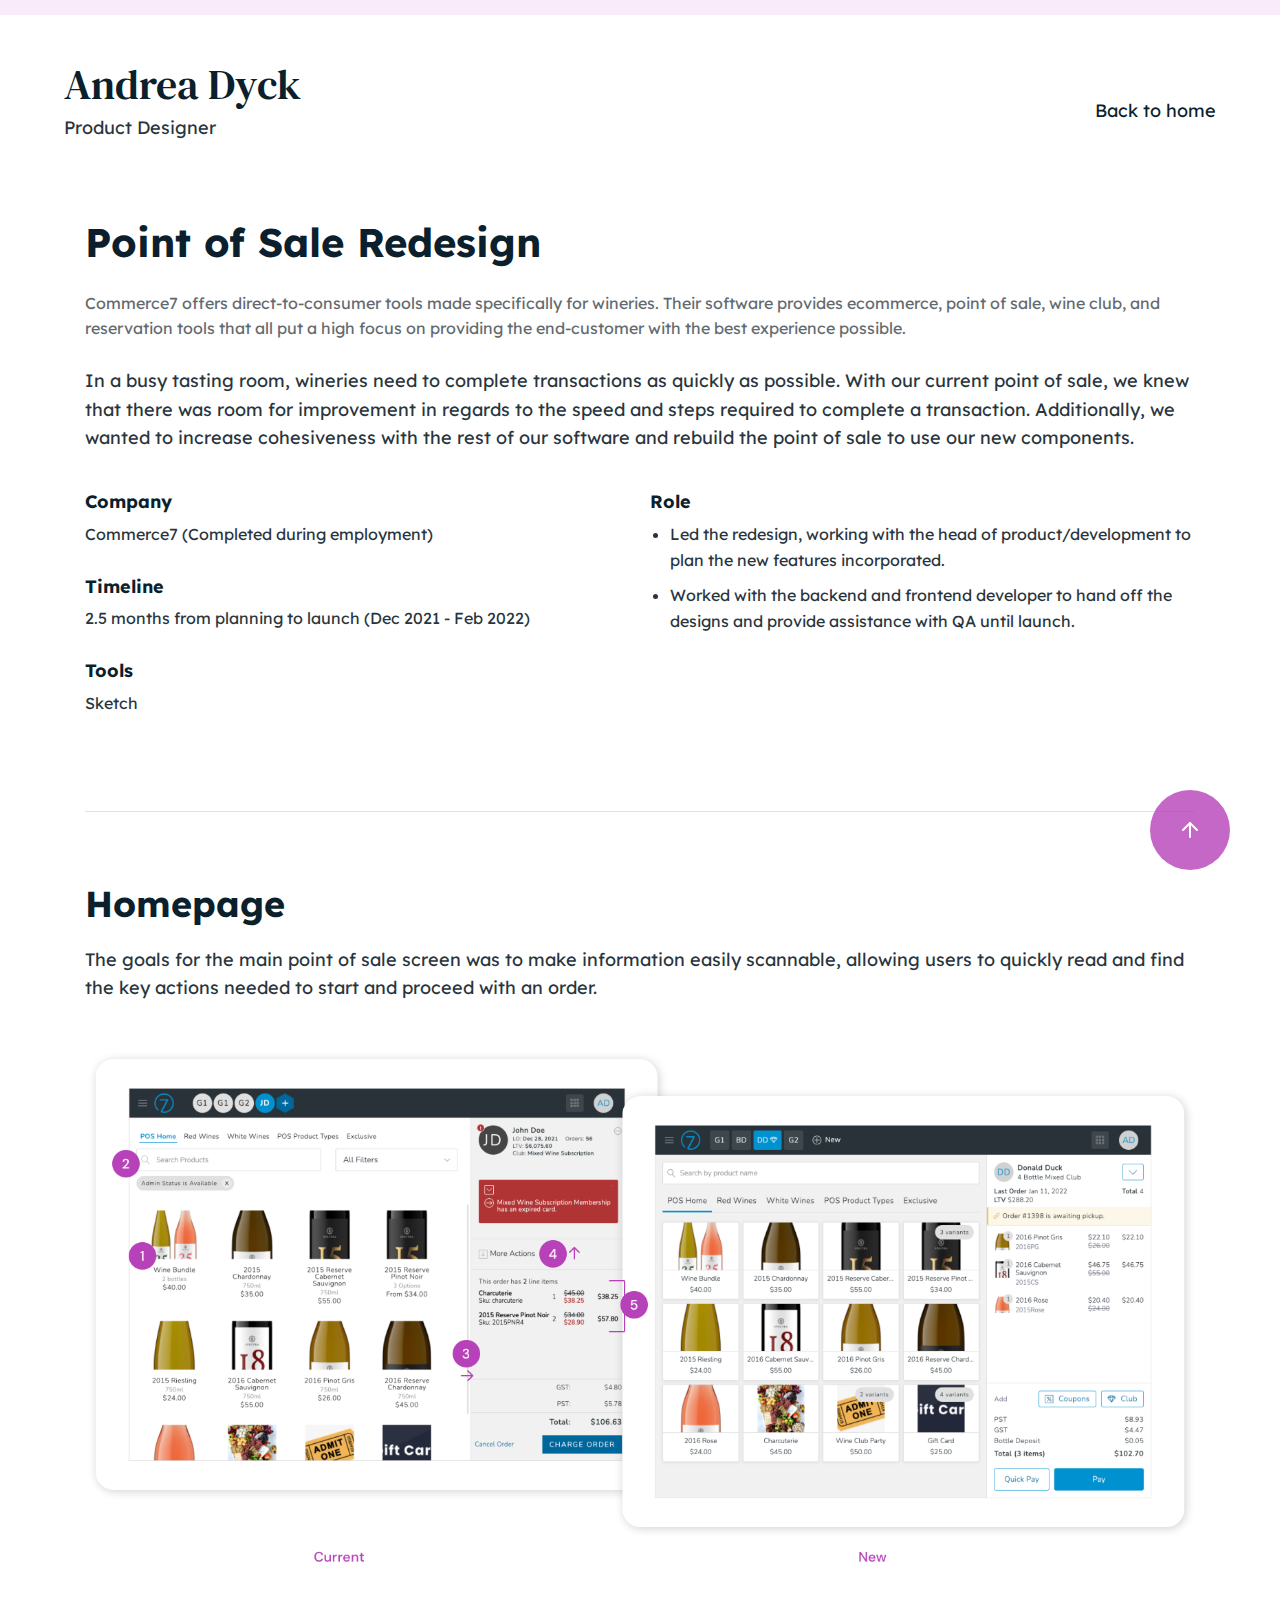
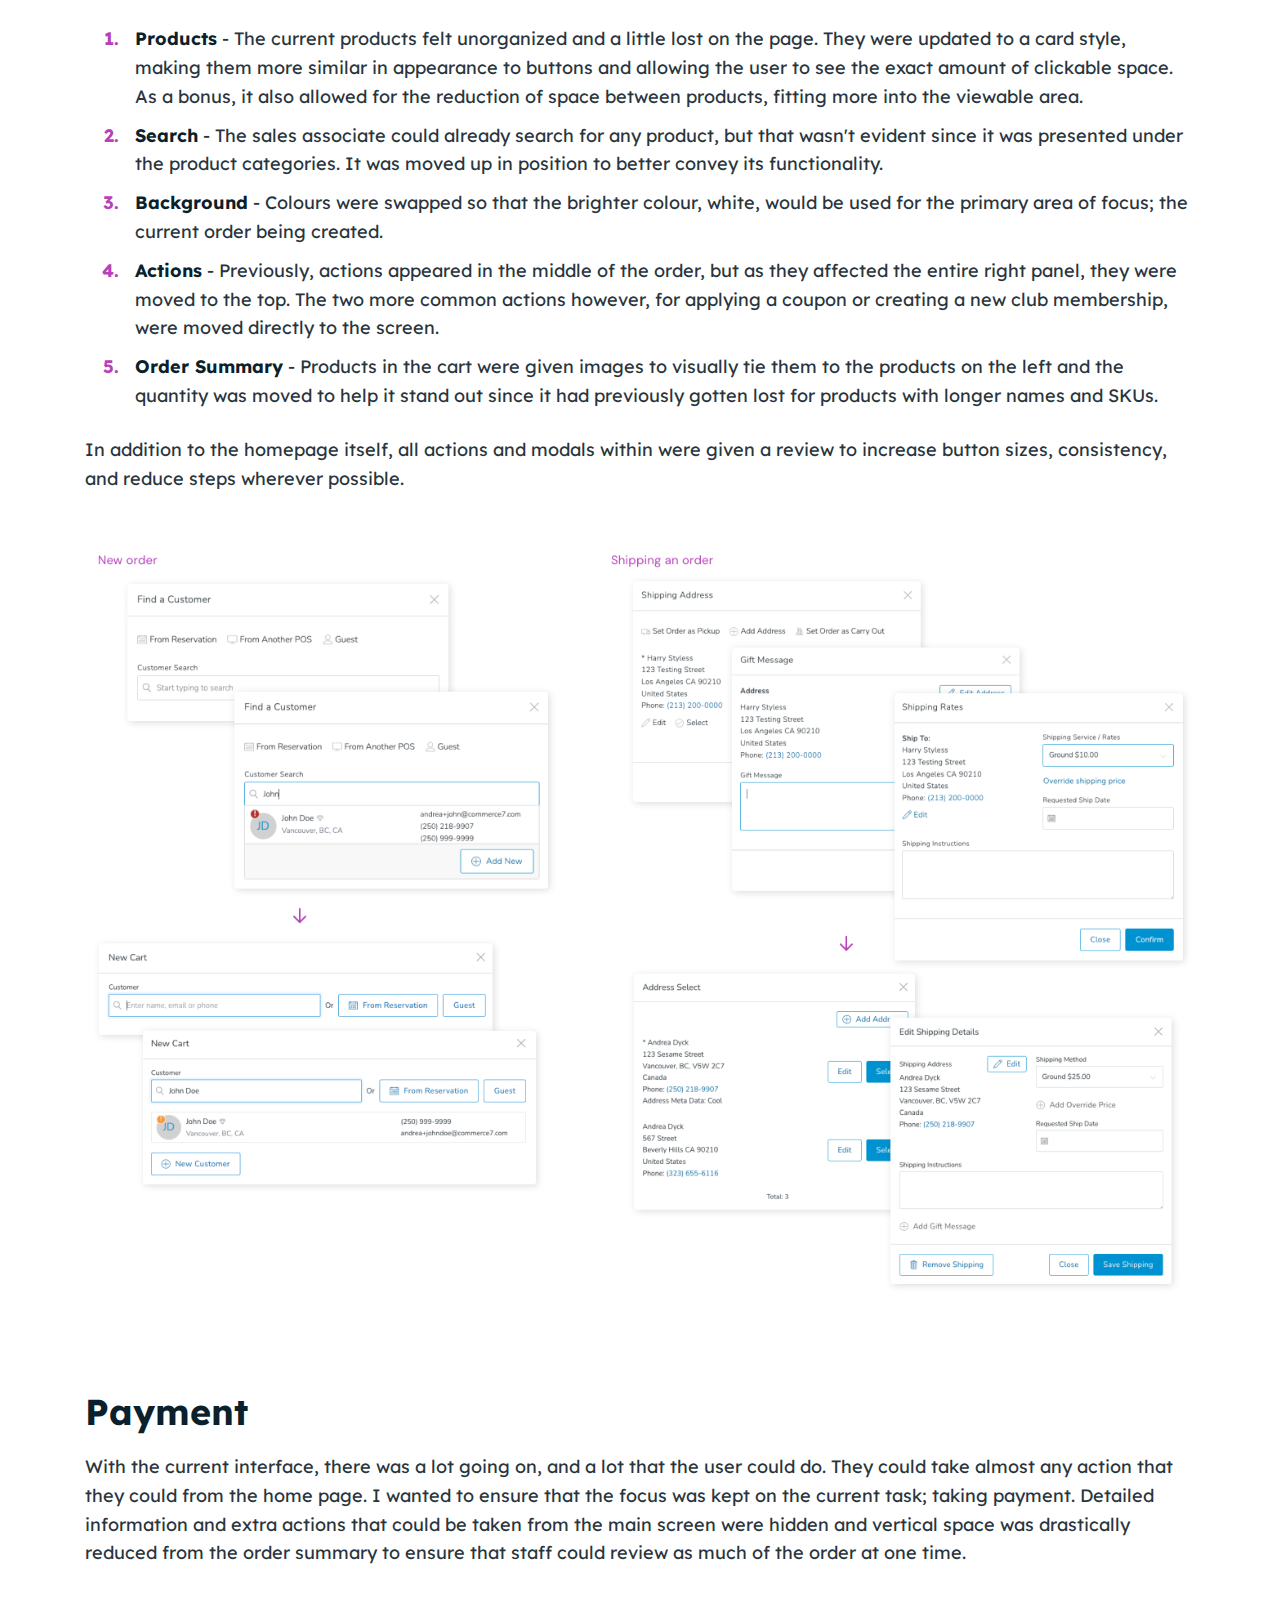
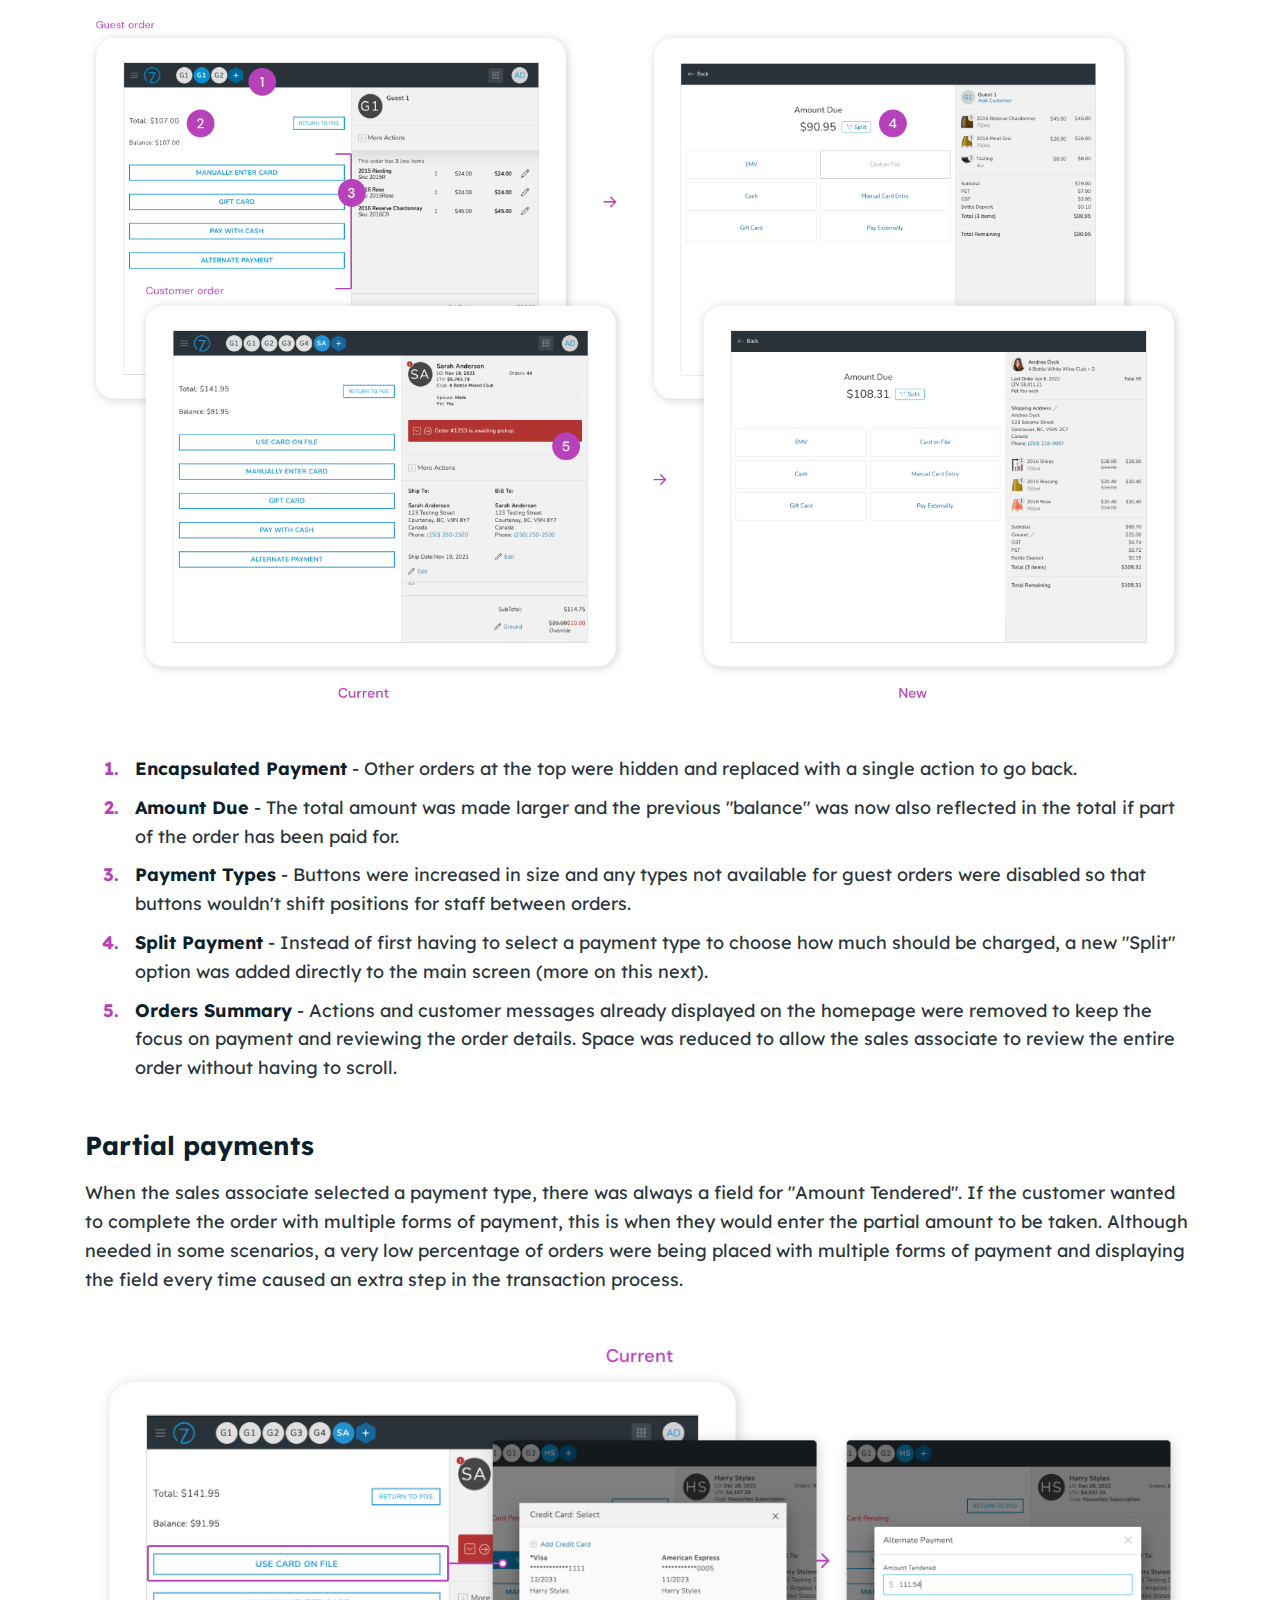
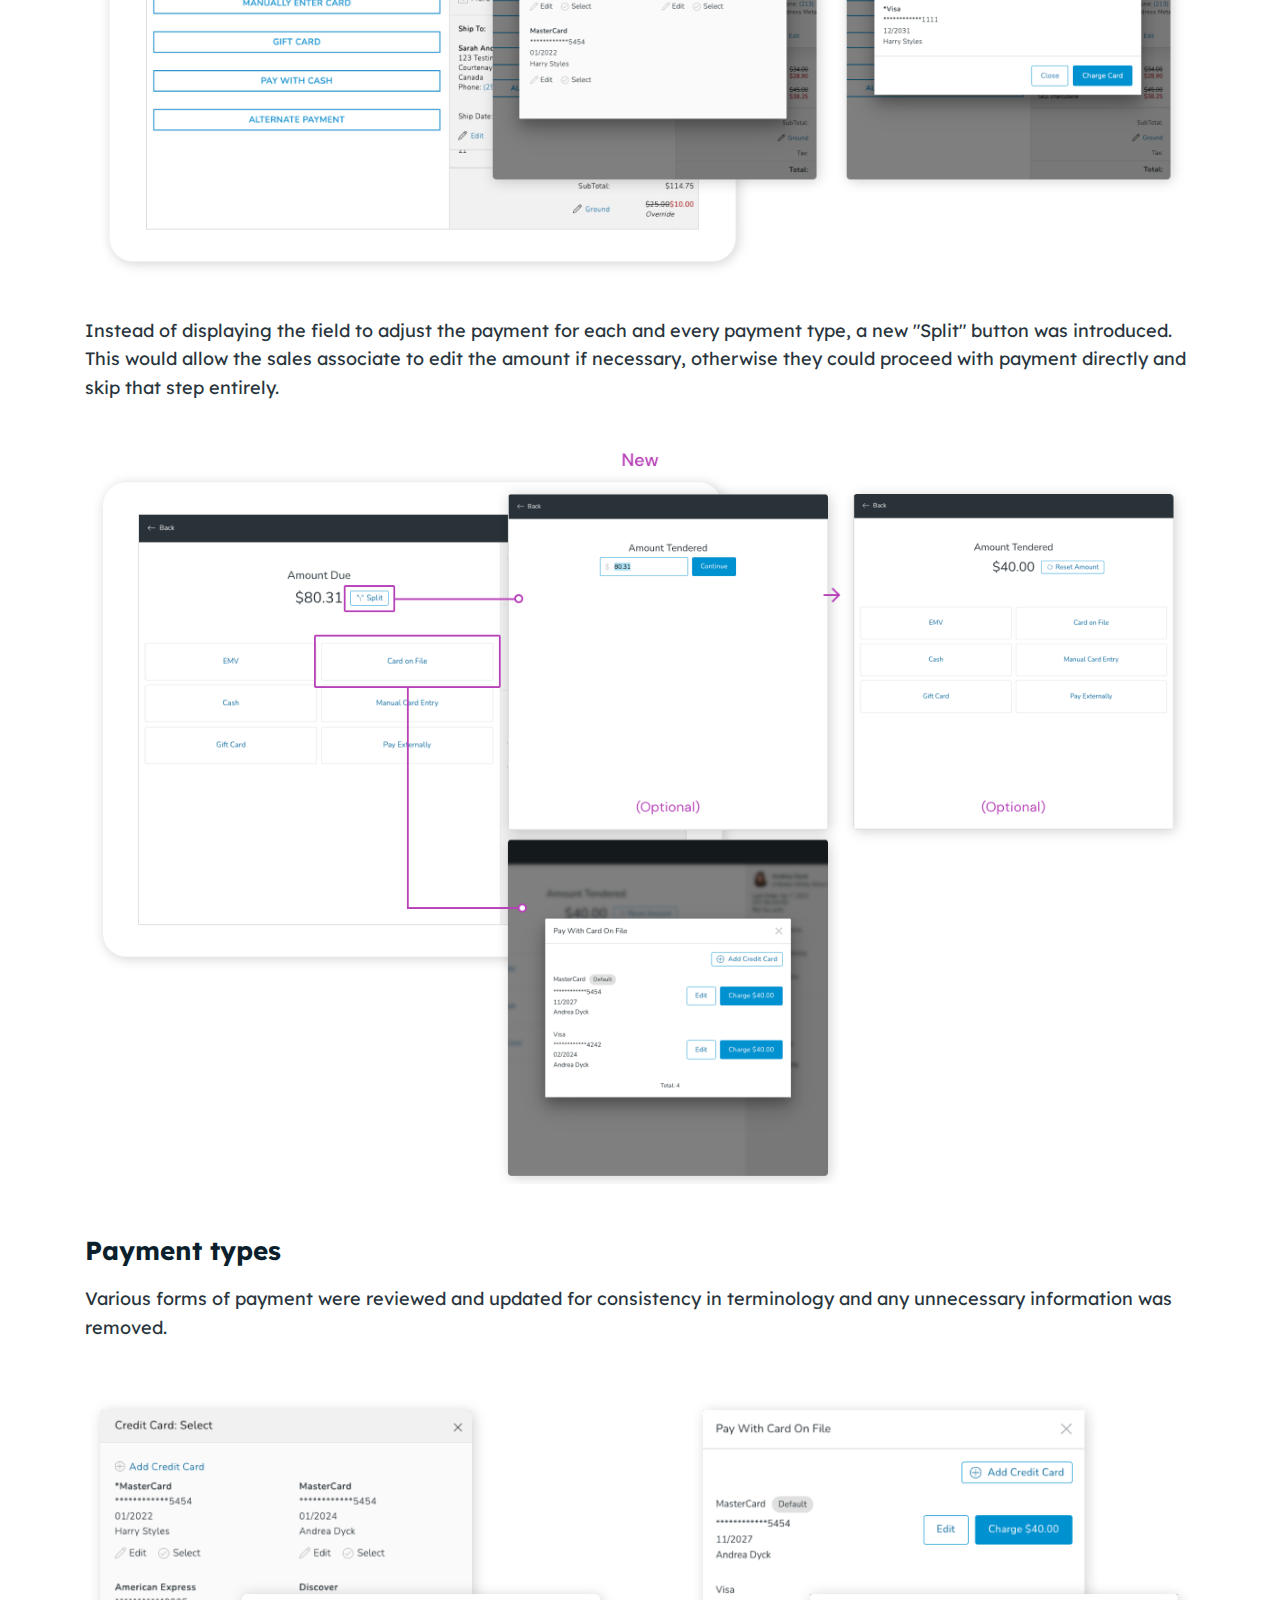
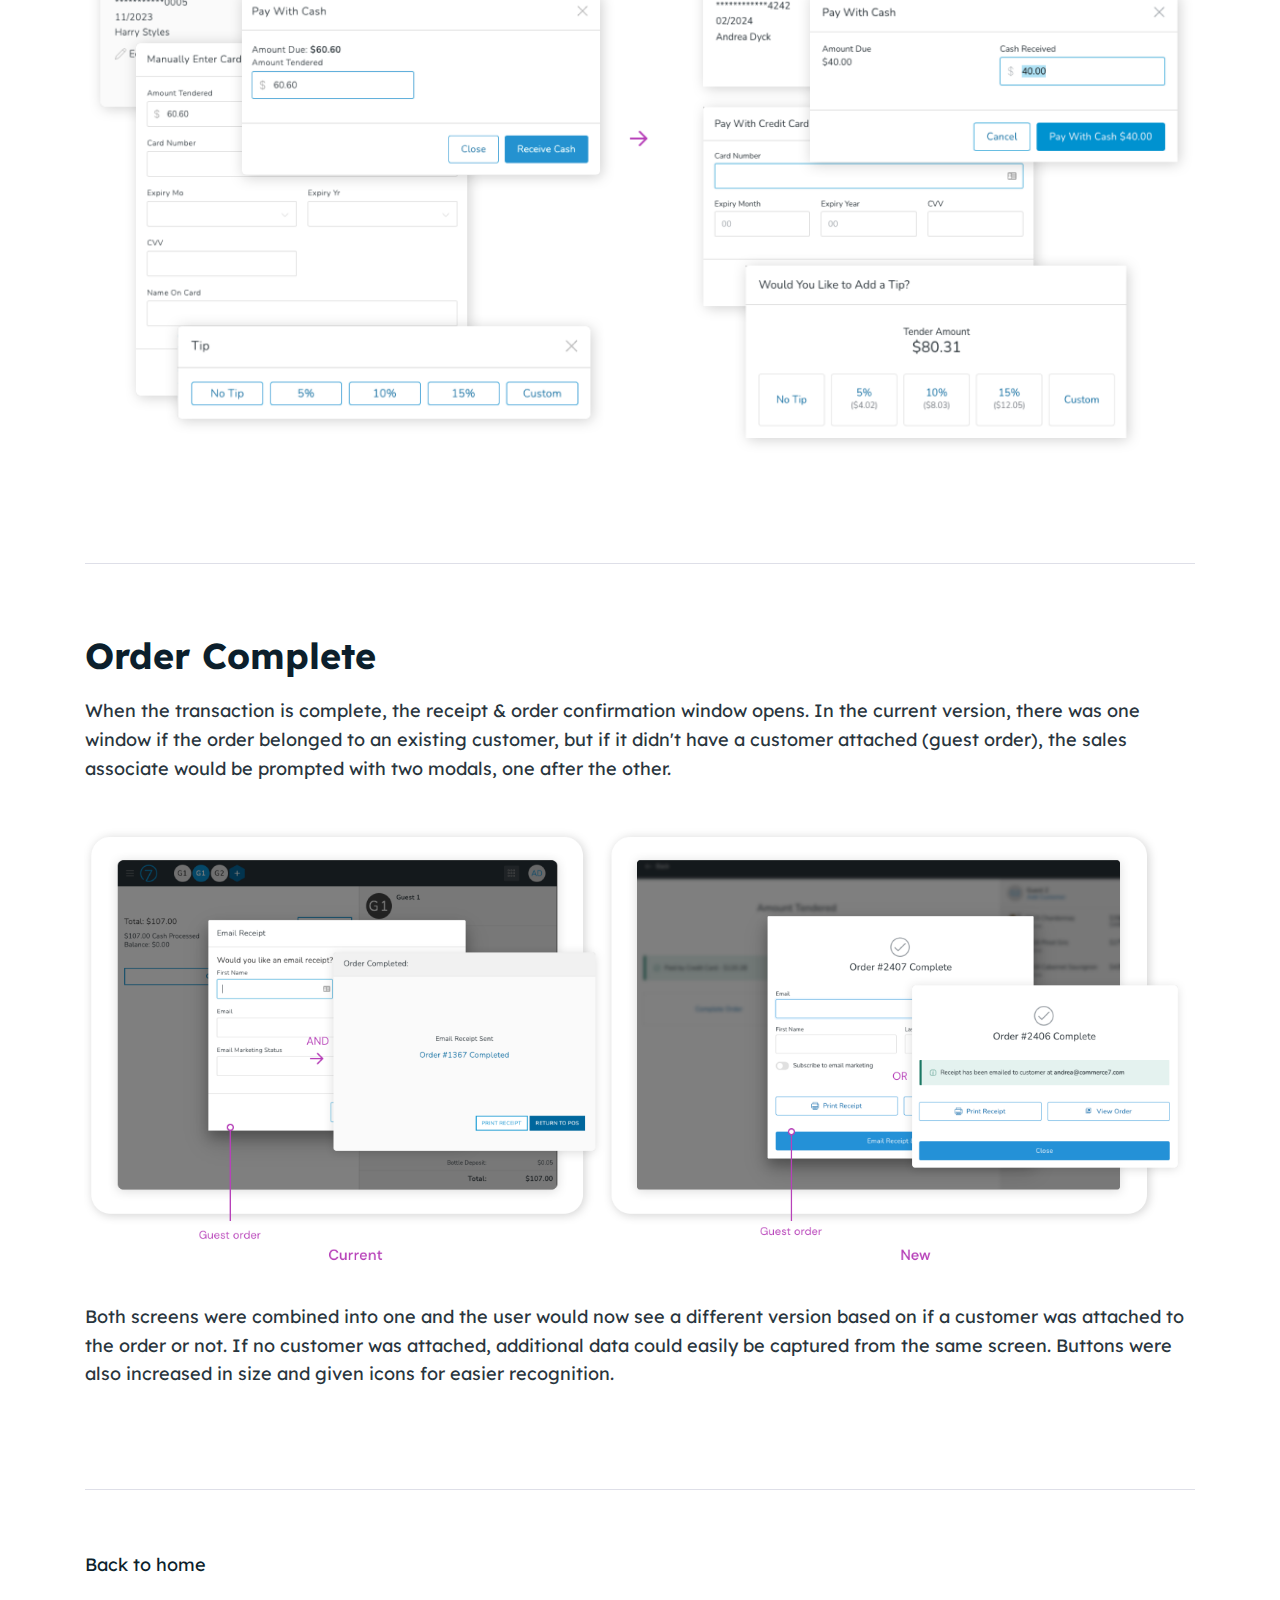
<file: c7-pos.html>
<!DOCTYPE html>
<html>
<head>
	<meta charset="utf-8">
	<meta name="viewport" content="user-scalable=no, width=device-width, initial-scale=1.0, maximum-scale=1.0" />
	<meta http-equiv="X-UA-Compatible" content="IE=edge">
	<title>Andrea Dyck | Point of Sale Redesign</title>
	<meta name="description" content="Redesigning the point of sale system for Commerce7.">
	<link rel="stylesheet" href="assets/css/style.css">
	<link rel="Shortcut Icon" href="favicon.ico" type="image/x-icon">
	<link rel="preconnect" href="https://fonts.gstatic.com">
	<link href="https://fonts.googleapis.com/css2?family=Lexend:wght@300;600&family=DM+Serif+Text&display=swap" rel="stylesheet">

	<!-- Google tag (gtag.js) -->
	<script async src="https://www.googletagmanager.com/gtag/js?id=G-6HETYDWR5F"></script>
	<script>
	window.dataLayer = window.dataLayer || [];
	function gtag(){dataLayer.push(arguments);}
	gtag('js', new Date());

	gtag('config', 'G-6HETYDWR5F');
	</script>
</head>
<body class="project project--pos" id="page-top">
	<header>
		<div class="section--wide">
			<div class="header__title">
				<a href="/">Andrea Dyck</a>
				<p>Product Designer</p>
			</div>
			<a href="/">Back to home</a>
		</div>
	</header>
		
    <main>
        <div class="section">
			<h1>Point of Sale Redesign</h1>
			<p class="subtext">Commerce7 offers direct-to-consumer tools made specifically for wineries. Their software provides ecommerce, point of sale, wine club, and reservation tools that all put a high focus on providing the end-customer with the best experience possible.</p>

            <p>In a busy tasting room, wineries need to complete transactions as quickly as possible. With our current point of sale, we knew that there was room for improvement in regards to the speed and steps required to complete a transaction. Additionally, we wanted to increase cohesiveness with the rest of our software and rebuild the point of sale to use our new components.</p>            

			<div class="columns columns--2 project__summary">
				<div class="column">
					<p class="project__summary__title">Company</p>
					<p>Commerce7 (Completed during employment)</p>

					<p class="project__summary__title">Timeline</p>
					<p>2.5 months from planning to launch (Dec 2021 - Feb 2022)</p>

					<p class="project__summary__title">Tools</p>
					<p>Sketch</p>
				</div>
				<div class="column">
					<p class="project__summary__title">Role</p>
					<ul>
						<li>Led the redesign, working with the head of product/development to plan the new features incorporated.</li>
						<li>Worked with the backend and frontend developer to hand off the designs and provide assistance with QA until launch.</li>
					</ul>
				</div>
			</div>
		</div>

        <div class="section">
			<hr />
			<h2>Homepage</h2>
			<p>The goals for the main point of sale screen was to make information easily scannable, allowing users to quickly read and find the key actions needed to start and proceed with an order.</p>
		</div>

        <div class="section--wide section--wide--image">
			<img src="assets/images/c7-pos-pos.png" alt="Point of sale homepage before and after">
		</div>

		<div class="section">
			<ol>
				<li><b>Products</b> - The current products felt unorganized and a little lost on the page. They were updated to a card style, making them more similar in appearance to buttons and allowing the user to see the exact amount of clickable space. As a bonus, it also allowed for the reduction of space between products, fitting more into the viewable area.</li>
				<li><b>Search</b> - The sales associate could already search for any product, but that wasn't evident since it was presented under the product categories. It was moved up in position to better convey its functionality.</li>
				<li><b>Background</b> - Colours were swapped so that the brighter colour, white, would be used for the primary area of focus; the current order being created.</li>
				<li><b>Actions</b> - Previously, actions appeared in the middle of the order, but as they affected the entire right panel, they were moved to the top. The two more common actions however, for applying a coupon or creating a new club membership, were moved directly to the screen.</li>
				<li><b>Order Summary</b> - Products in the cart were given images to visually tie them to the products on the left and the quantity was moved to help it stand out since it had previously gotten lost for products with longer names and SKUs.</li>
			</ol>

			<p>In addition to the homepage itself, all actions and modals within were given a review to increase button sizes, consistency, and reduce steps wherever possible.</p>	
		</div>

		<div class="section--wide section--wide--image">
			<img src="assets/images/c7-pos-home-modals.png" alt="Actions from the home screen before and after">
		</div>

		<div class="section">
			<h2>Payment</h2>
			<p>With the current interface, there was a lot going on, and a lot that the user could do. They could take almost any action that they could from the home page. I wanted to ensure that the focus was kept on the current task; taking payment. Detailed information and extra actions that could be taken from the main screen were hidden and vertical space was drastically reduced from the order summary to ensure that staff could review as much of the order at one time.</p>
		</div>

		<div class="section--wide section--wide--image">
			<img src="assets/images/c7-pos-payment.png" alt="Paying for an order before and after">
		</div>

		<div class="section">
			<ol>
				<li><b>Encapsulated Payment</b> - Other orders at the top were hidden and replaced with a single action to go back.</li>
				<li><b>Amount Due</b> - The total amount was made larger and the previous "balance" was now also reflected in the total if part of the order has been paid for.</li>
				<li><b>Payment Types</b> - Buttons were increased in size and any types not available for guest orders were disabled so that buttons wouldn't shift positions for staff between orders.</li>
				<li><b>Split Payment</b> - Instead of first having to select a payment type to choose how much should be charged, a new "Split" option was added directly to the main screen (more on this next).</li>
				<li><b>Orders Summary</b> - Actions and customer messages already displayed on the homepage were removed to keep the focus on payment and reviewing the order details. Space was reduced to allow the sales associate to review the entire order without having to scroll.</li>
			</ol>

			<h3>Partial payments</h3>
			<p>When the sales associate selected a payment type, there was always a field for "Amount Tendered". If the customer wanted to complete the order with multiple forms of payment, this is when they would enter the partial amount to be taken. Although needed in some scenarios, a very low percentage of orders were being placed with multiple forms of payment and displaying the field every time caused an extra step in the transaction process.</p>
		</div>

		<div class="section--wide section--wide--image">
			<img src="assets/images/c7-pos-payment-split-old.png" alt="Splitting payment before">
		</div>

		<div class="section">
			<p>Instead of displaying the field to adjust the payment for each and every payment type, a new "Split" button was introduced. This would allow the sales associate to edit the amount if necessary, otherwise they could proceed with payment directly and skip that step entirely.</p>
		</div>

		<div class="section--wide section--wide--image">
			<img src="assets/images/c7-pos-payment-split-new.png" alt="Splitting payment after">
		</div>

		<div class="section">
			<h3>Payment types</h3>
			<p>Various forms of payment were reviewed and updated for consistency in terminology and any unnecessary information was removed.</p>
		</div>

		<div class="section--wide section--wide--image">
			<img src="assets/images/c7-pos-payment-types.png" alt="Payment types before and after">
		</div>

		<div class="section">
			<hr />
			<h2>Order Complete</h2>
			<p>When the transaction is complete, the receipt & order confirmation window opens. In the current version, there was one window if the order belonged to an existing customer, but if it didn't have a customer attached (guest order), the sales associate would be prompted with two modals, one after the other.</p>
		</div>

		<div class="section--wide section--wide--image">
			<img src="assets/images/c7-pos-receipt.png" alt="Receipt and order confirmation before and after">
		</div>

		<div class="section">
			<p>Both screens were combined into one and the user would now see a different version based on if a customer was attached to the order or not. If no customer was attached, additional data could easily be captured from the same screen. Buttons were also increased in size and given icons for easier recognition.</p>

			<div class="project__footer">
				<a href="/">Back to home</a>
			</div>
		</div>
    </main>

	<a class="button--toTop" href="#page-top"><svg xmlns="http://www.w3.org/2000/svg" aria-hidden="true" role="presentation" width="16" height="16" viewBox="0 0 16 16"><g fill="none" fill-rule="evenodd" stroke="#FFF" stroke-linecap="round" stroke-linejoin="round" stroke-width="2" transform="translate(1 1)"><line x1="7" x2="7" y1="14"/><polyline points="0 7 7 0 14 7"/></g><span class="sr-only">Go to top of page</span></svg>
	</a>
	
	<script src="https://ajax.googleapis.com/ajax/libs/jquery/3.2.1/jquery.min.js"></script>
</body>
</html>
</file>
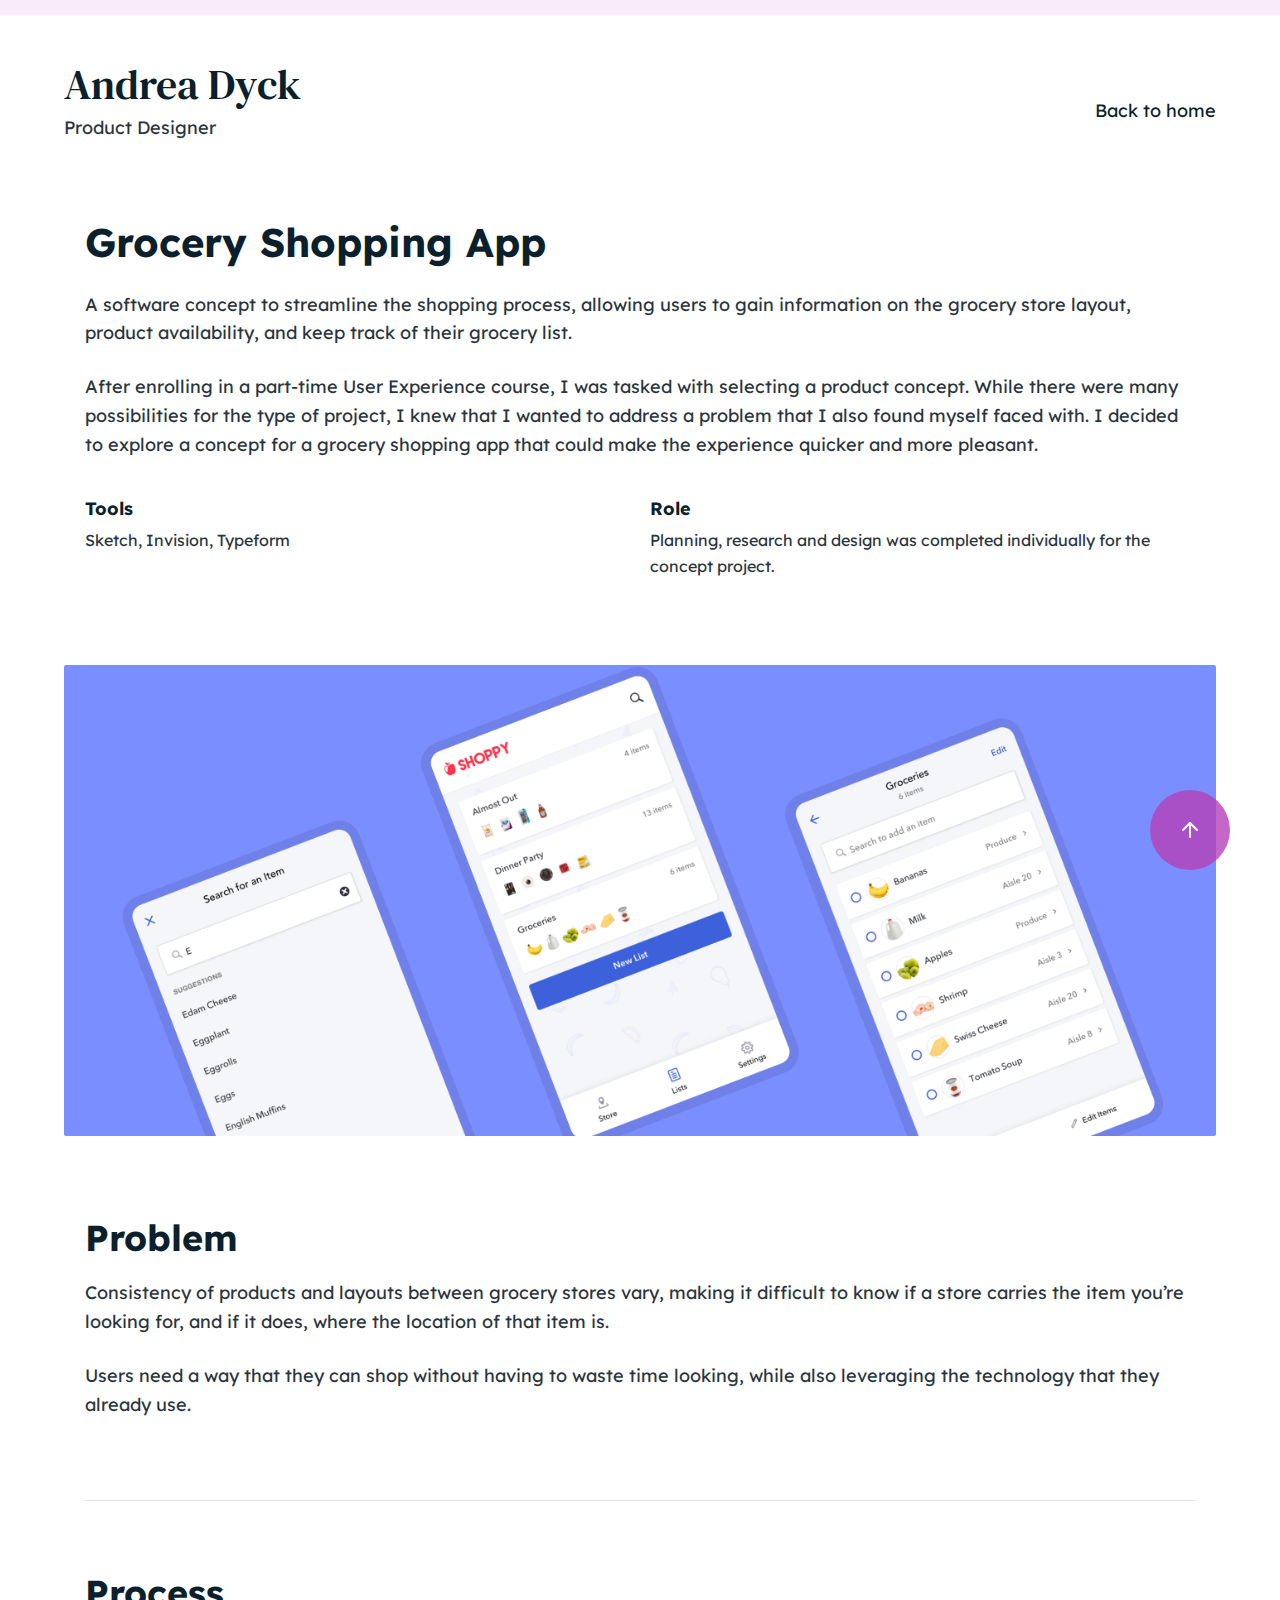
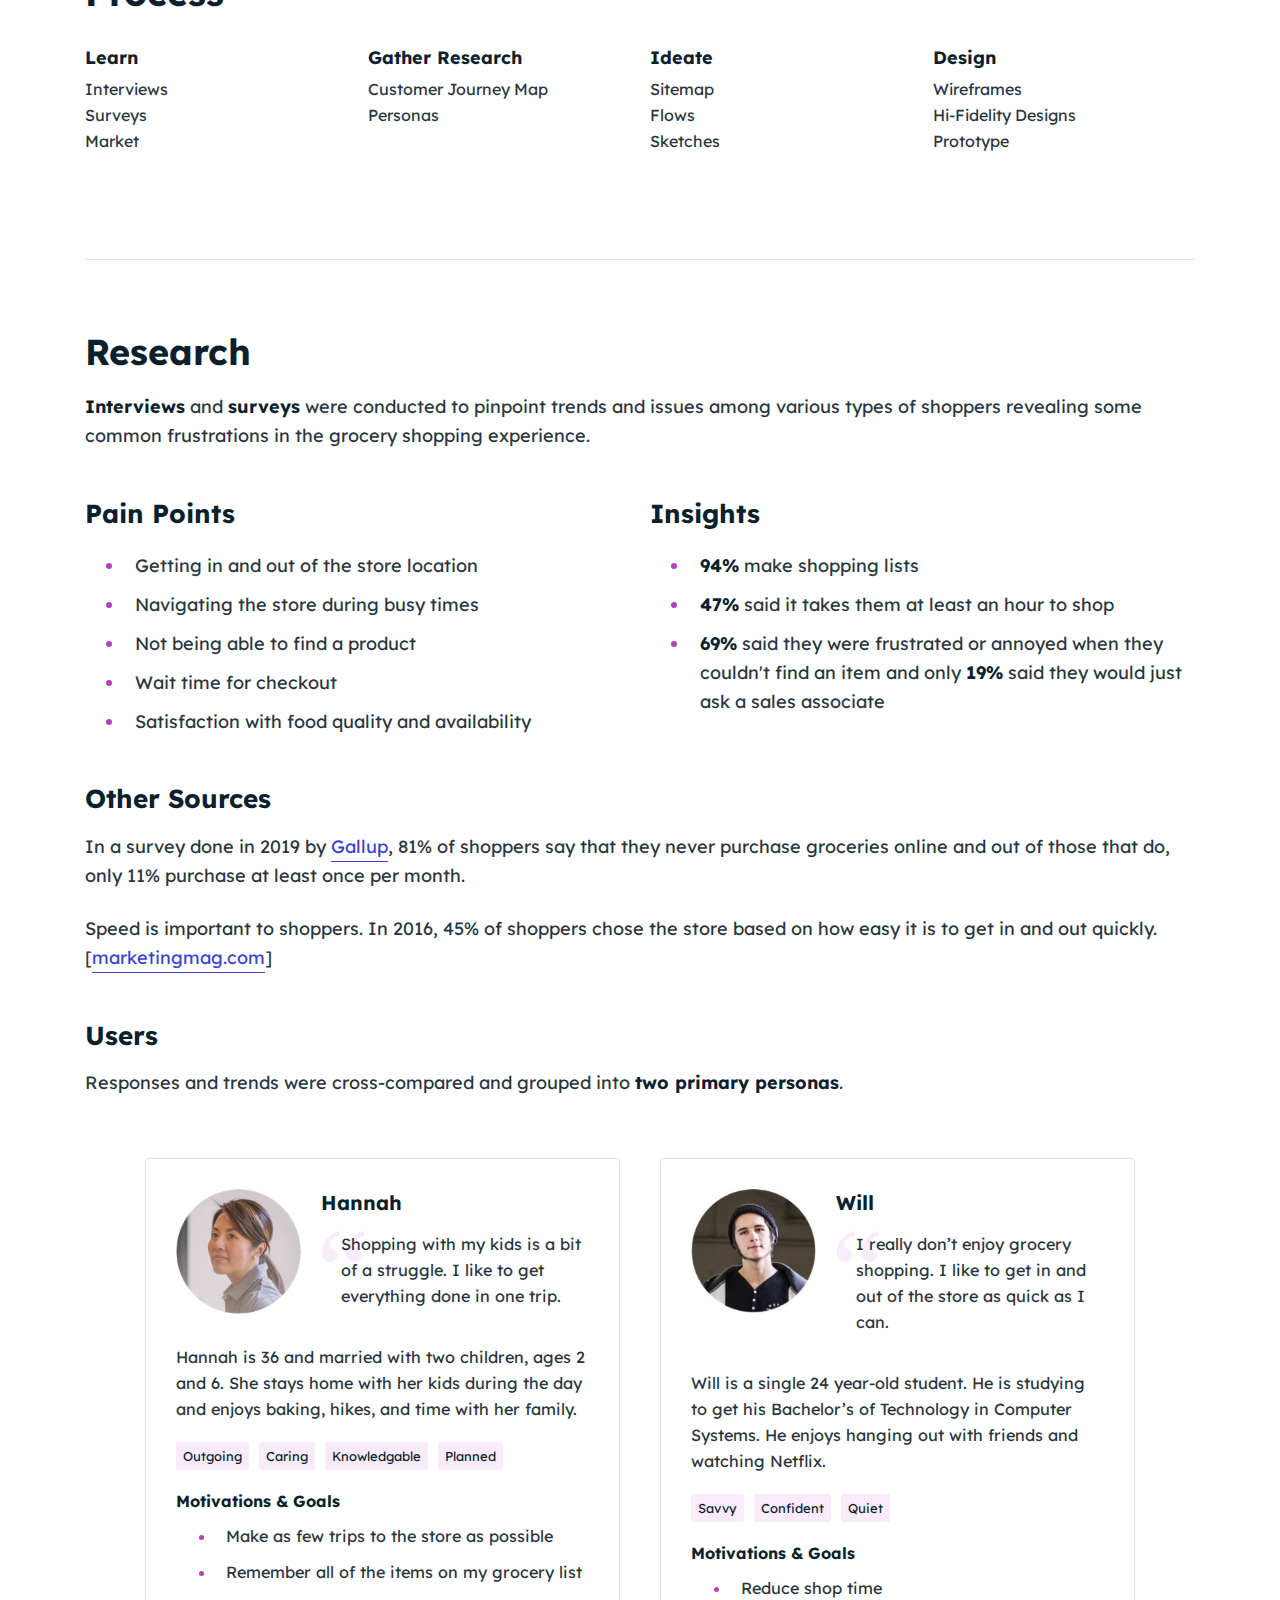
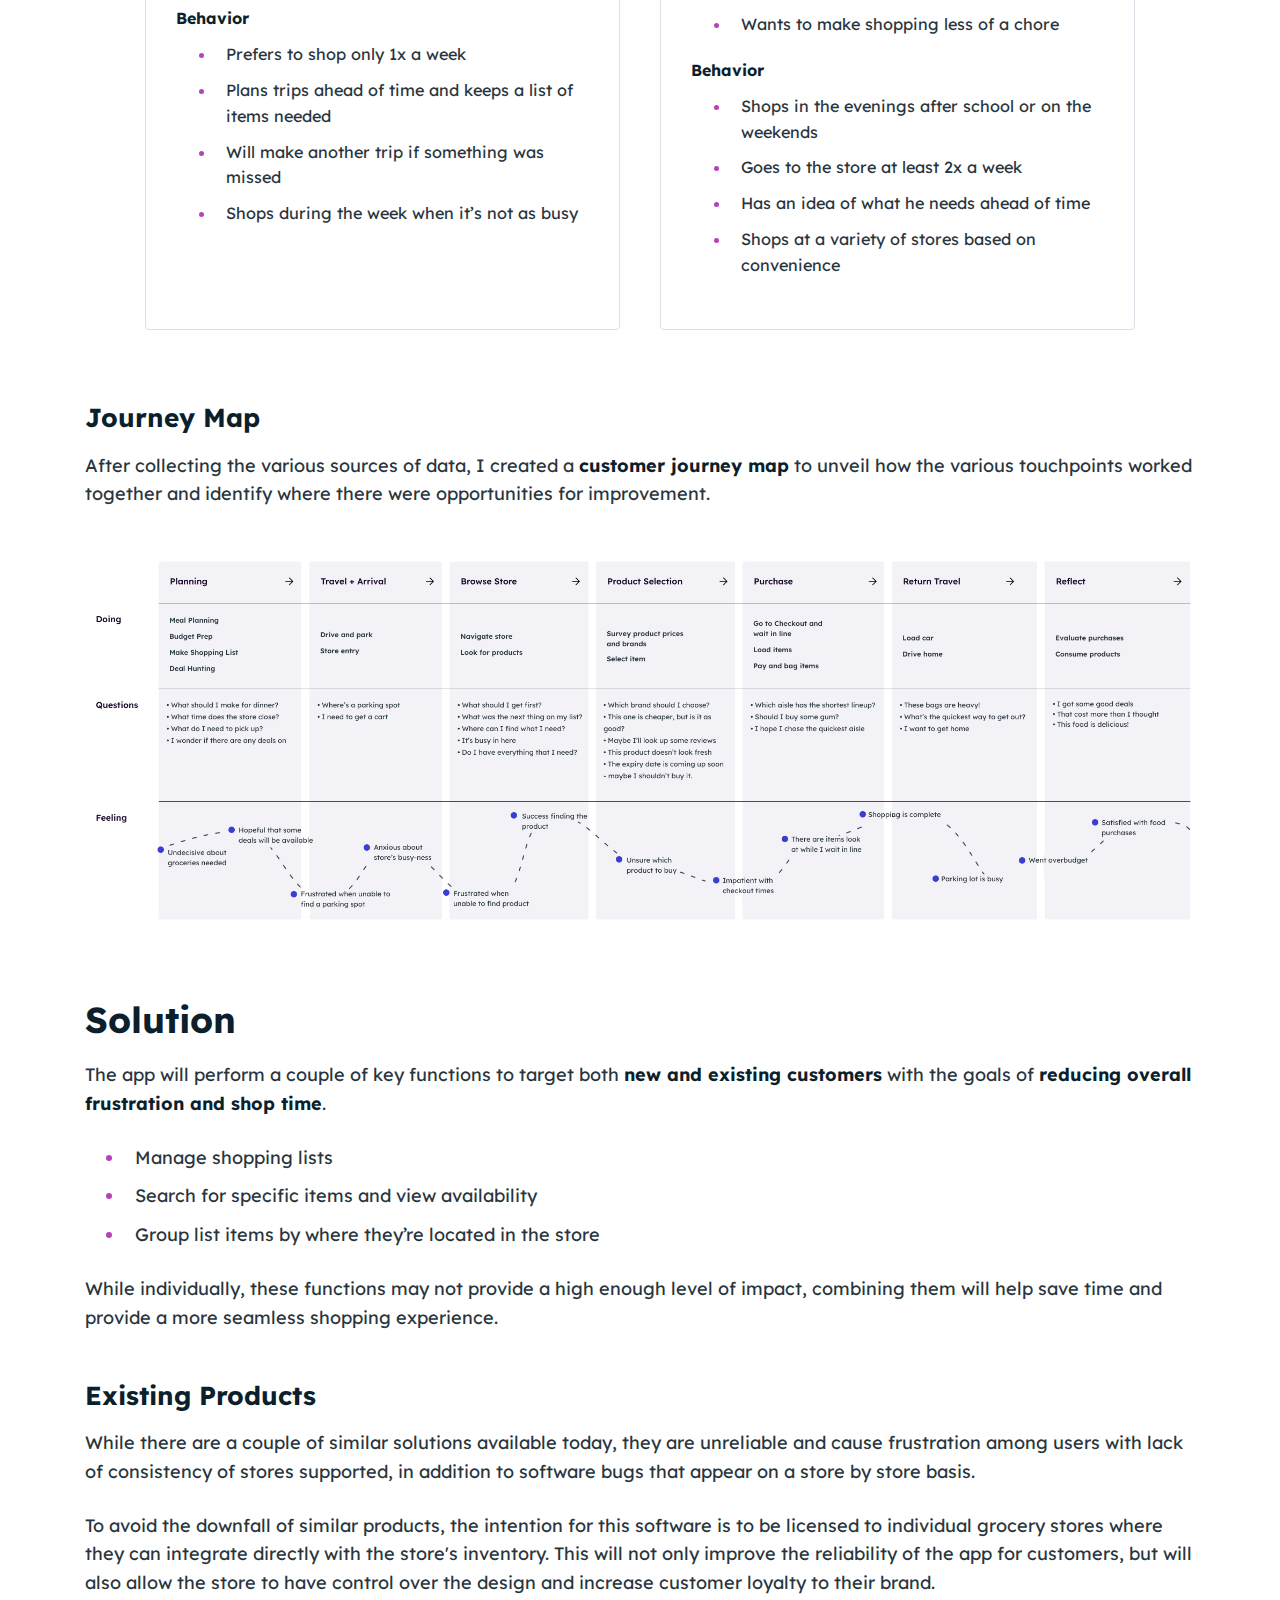
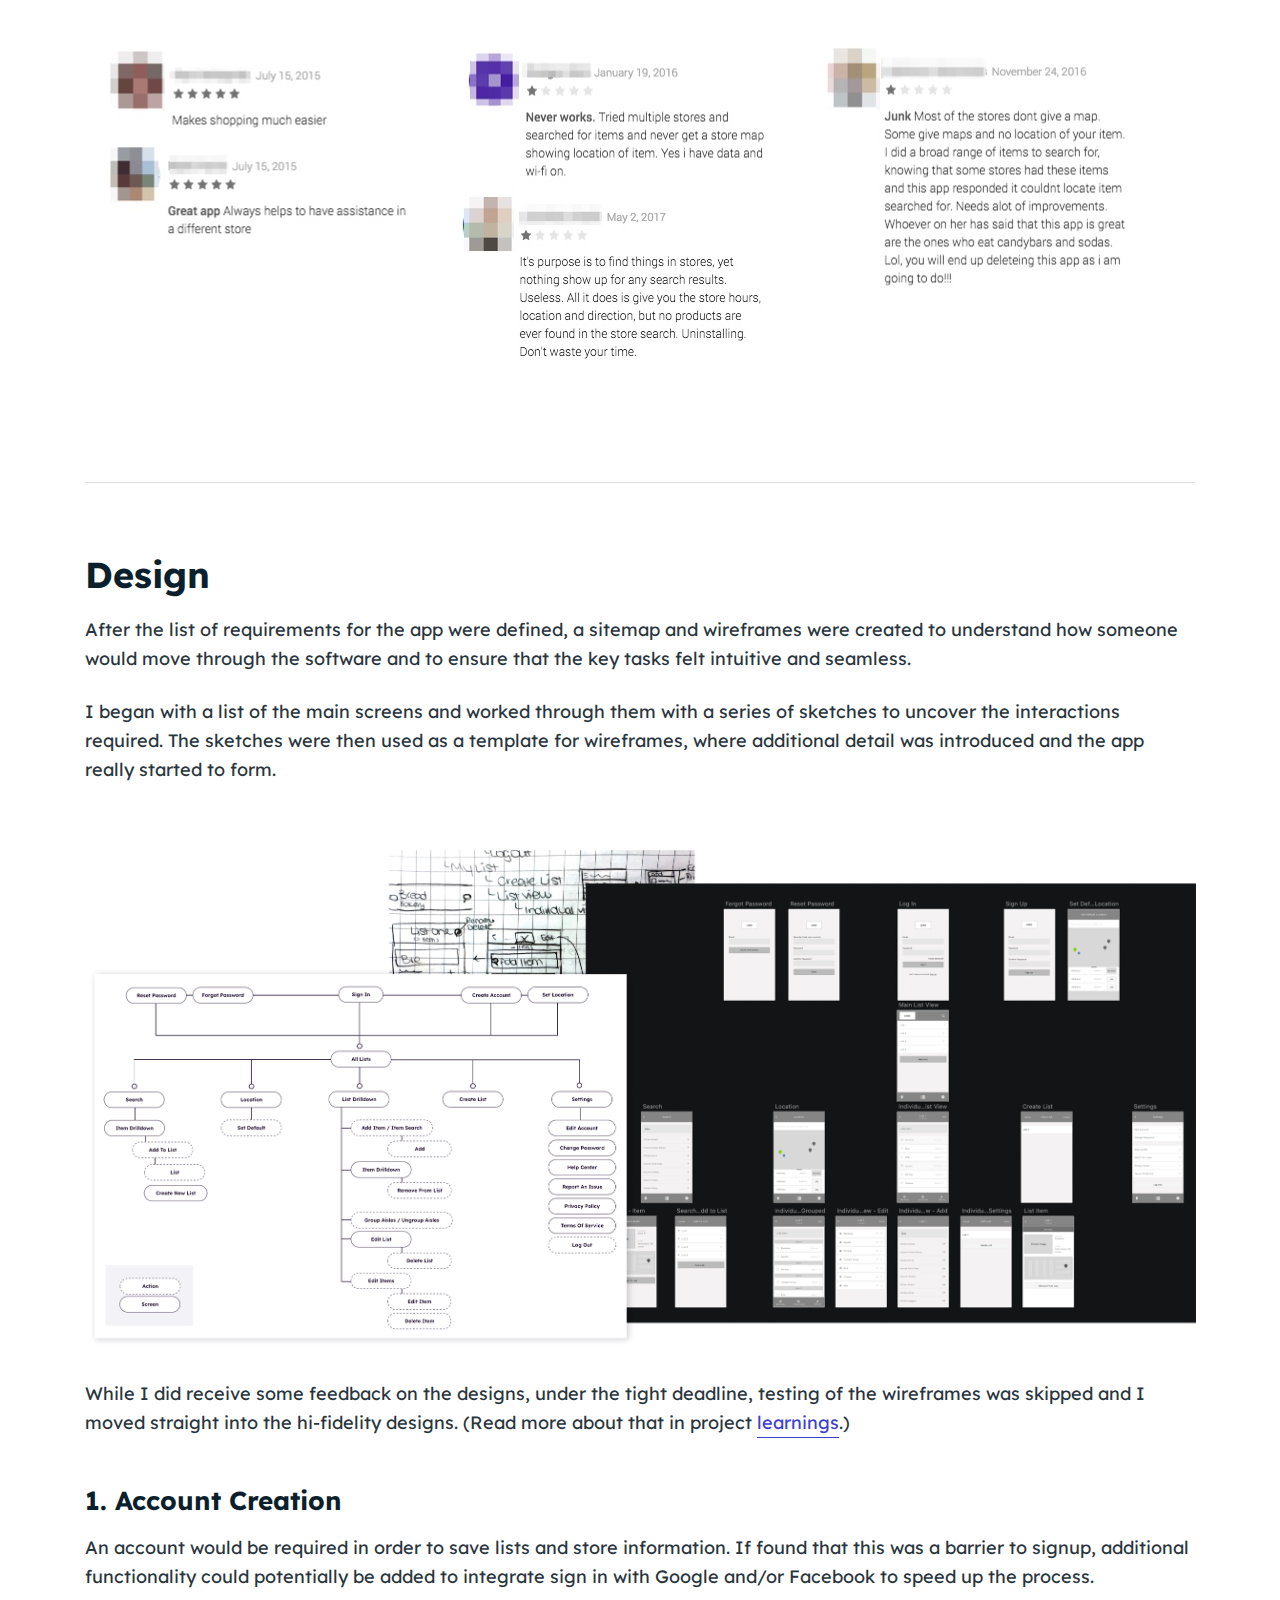
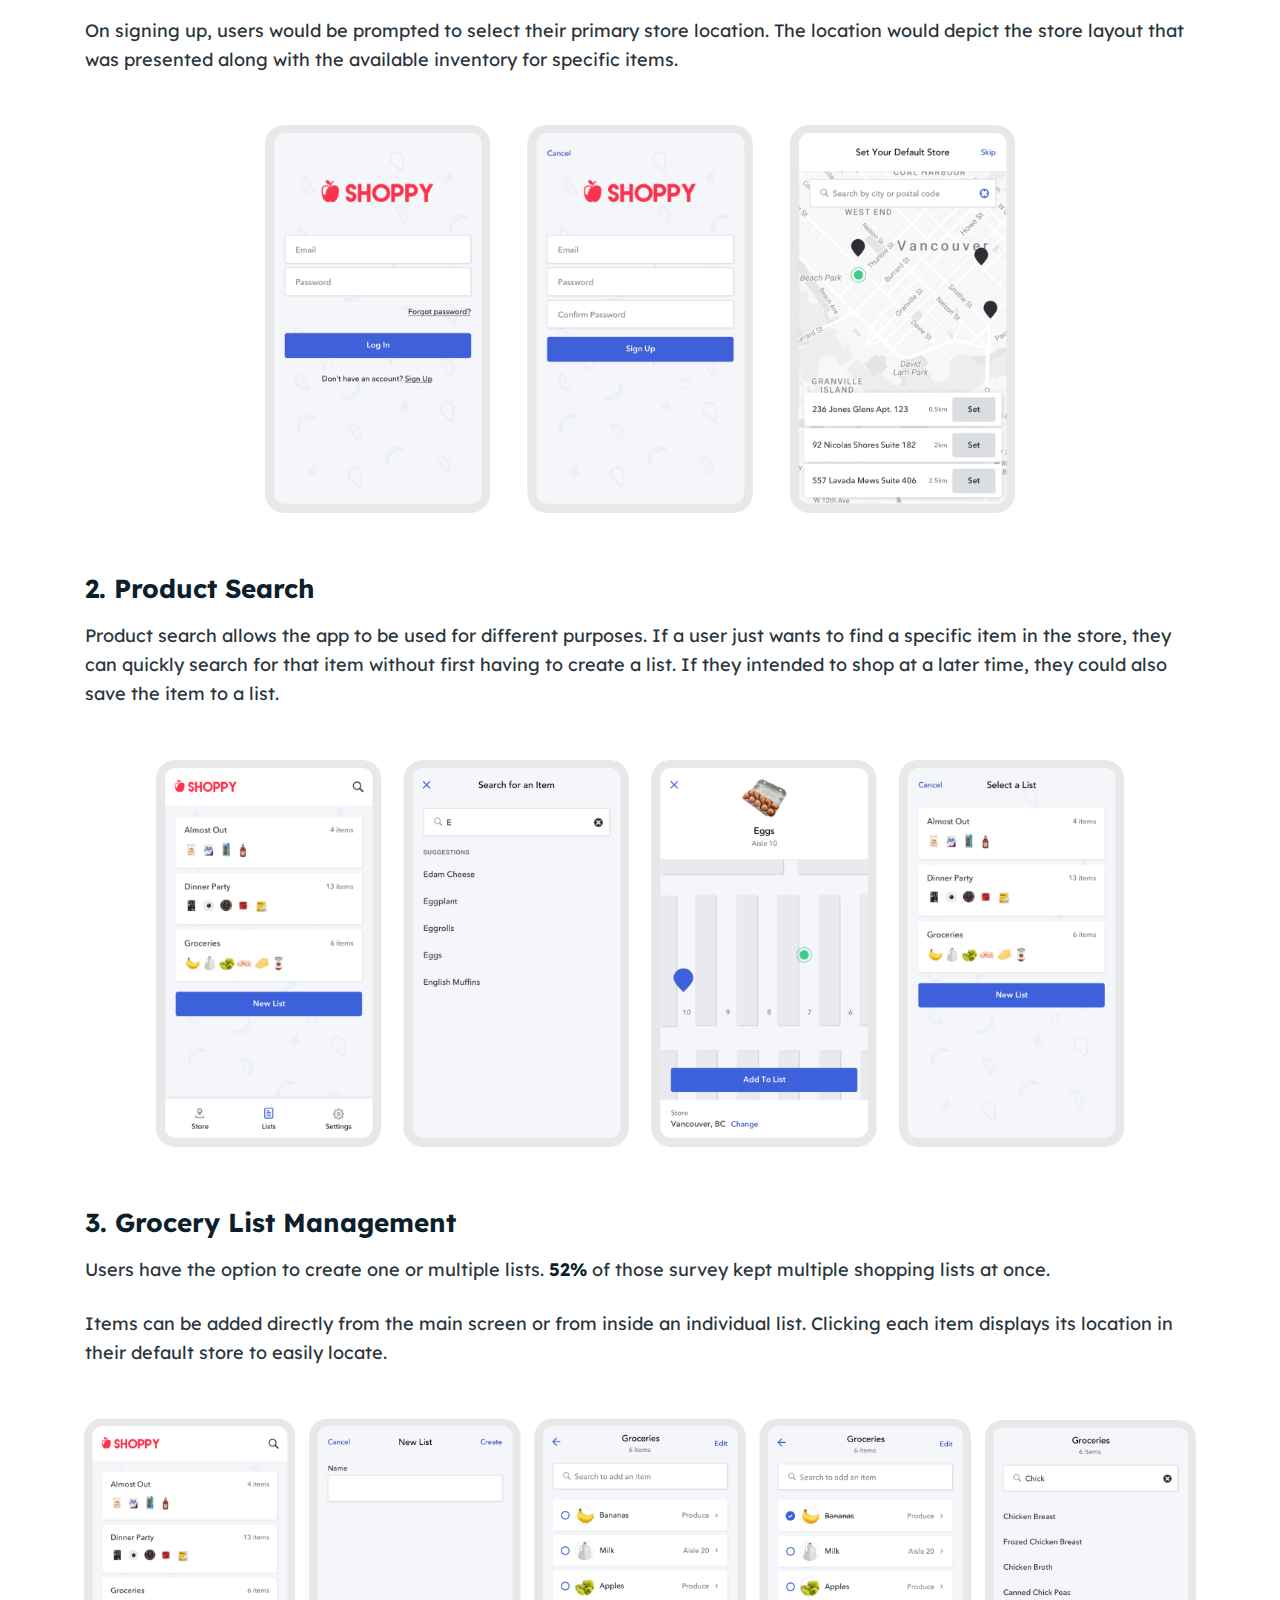
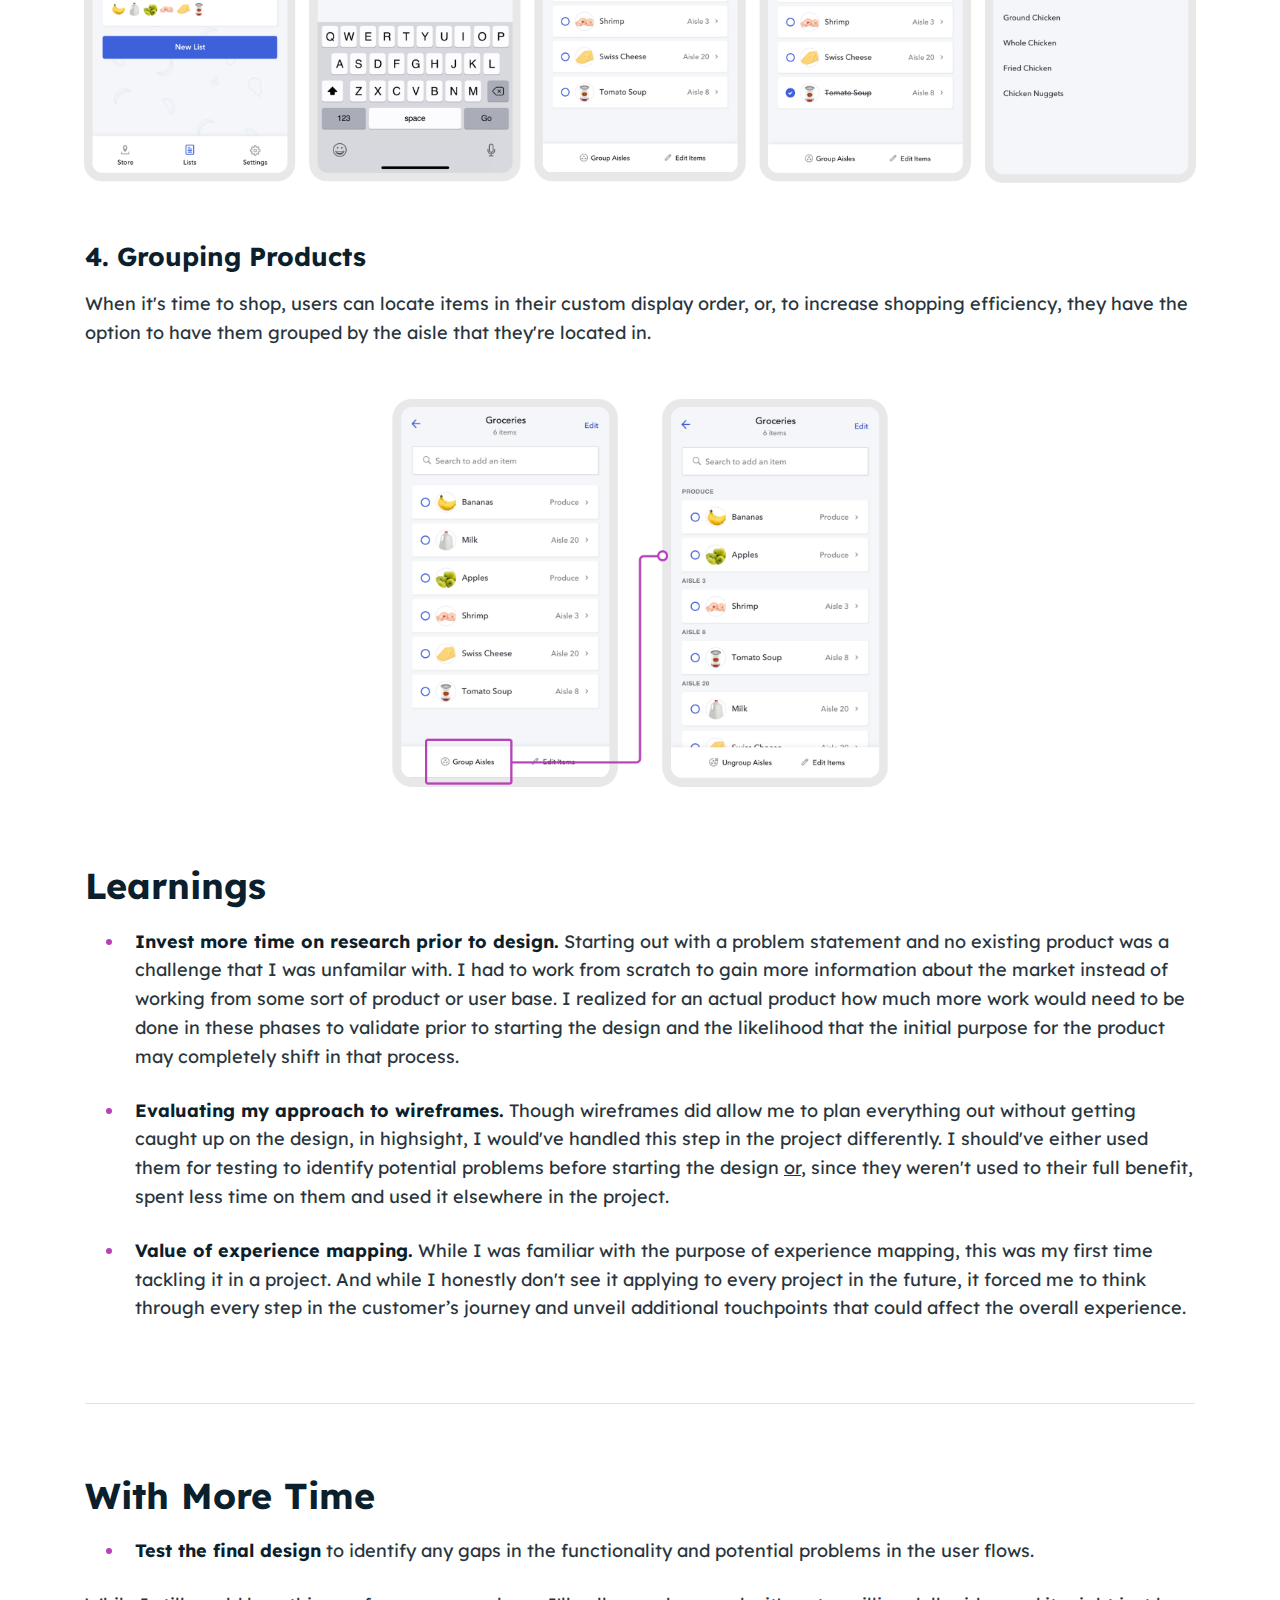
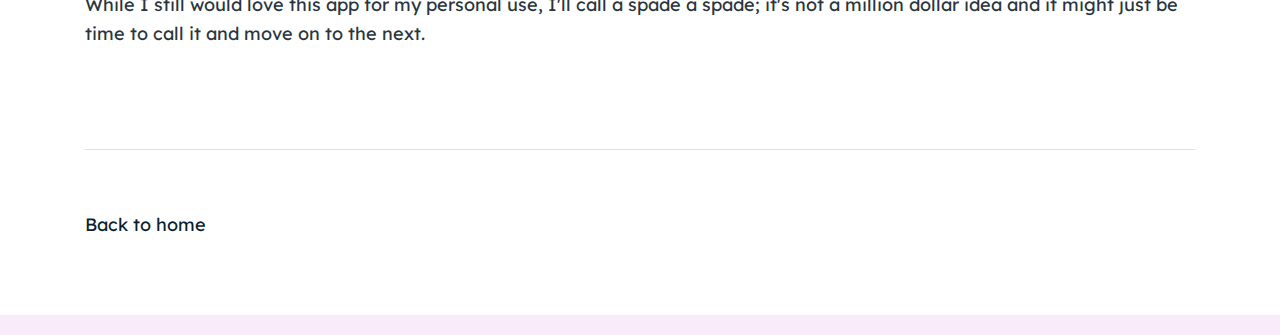
<file: shoppy.html>
<!DOCTYPE html>
<html>
<head>
	<meta charset="utf-8">
	<meta name="viewport" content="user-scalable=no, width=device-width, initial-scale=1.0, maximum-scale=1.0" />
	<meta http-equiv="X-UA-Compatible" content="IE=edge">
	<title>Andrea Dyck | Shoppy</title>
	<meta name="description" content="A software concept to streamline the shopping process">
	<link rel="stylesheet" href="assets/css/style.css">
	<link rel="Shortcut Icon" href="favicon.ico" type="image/x-icon">
	<link rel="preconnect" href="https://fonts.gstatic.com">
	<link href="https://fonts.googleapis.com/css2?family=Lexend:wght@300;600&family=DM+Serif+Text&display=swap" rel="stylesheet">

	<!-- Google tag (gtag.js) -->
	<script async src="https://www.googletagmanager.com/gtag/js?id=G-6HETYDWR5F"></script>
	<script>
	window.dataLayer = window.dataLayer || [];
	function gtag(){dataLayer.push(arguments);}
	gtag('js', new Date());

	gtag('config', 'G-6HETYDWR5F');
	</script>
</head>
<body class="project project--shoppy" id="page-top">
	<header>
		<div class="section--wide">
			<div class="header__title">
				<a href="/">Andrea Dyck</a>
				<p>Product Designer</p>
			</div>
			<a href="/">Back to home</a>
		</div>
	</header>
		
    <main>
        <div class="section">
			<h1>Grocery Shopping App</h1>
			<p>A software concept to streamline the shopping process, allowing users to gain information on the grocery store layout, product availability, and keep track of their grocery list.</p>

			<p>After enrolling in a part-time User Experience course, I was tasked with selecting a product concept. While there were many possibilities for the type of project, I knew that I wanted to address a problem that I also found myself faced with. I decided to explore a concept for a grocery shopping app that could make the experience quicker and more pleasant.</p>

			<div class="columns columns--2 project__summary">
				<div class="column">
					<p class="project__summary__title">Tools</p>
					<p>Sketch, Invision, Typeform</p>
				</div>
				<div class="column">
					<p class="project__summary__title">Role</p>
					<p>Planning, research and design was completed individually for the concept project.</p>
				</div>
			</div>
		</div>
		<div class="section--wide project__image">
			<img src="/assets/images/shoppy-banner.png" alt="Shopping app mockup of home, list, and product search">
		</div>
		<div class="section">
			<h2 id="problem">Problem</h2>
			<p>Consistency of products and layouts between grocery stores vary, making it difficult to know if a store carries the item you’re looking for, and if it does, where the location of that item is.</p>
			<p>Users need a way that they can shop without having to waste time looking, while also leveraging the technology that they already use.</p>

			<h2>Process</h2>
			<div class="columns columns--4 project__summary">
				<div class="column">
					<p class="project__summary__title">Learn</p>
					<p>Interviews<br>
					Surveys<br>
					Market</p>
				</div>
				<div class="column">
					<p class="project__summary__title">Gather Research</p>
					<p>Customer Journey Map<br>
					Personas</p>
				</div>
				<div class="column">
					<p class="project__summary__title">Ideate</p>
					<p>Sitemap<br>
					Flows<br>
					Sketches</p>
				</div>
				<div class="column">
					<p class="project__summary__title">Design</p>
					<p>Wireframes<br>
					Hi-Fidelity Designs<br>
					Prototype</p>
				</div>
			</div>

			<h2 id="research">Research</h2>
			<p><b>Interviews</b> and <b>surveys</b> were conducted to pinpoint trends and issues among various types of shoppers revealing some common frustrations in the grocery shopping experience.</p>

			<div class="columns columns--2">
				<div class="column">
					<h3>Pain Points</h3>
					<ul>
						<li>Getting in and out of the store location</li>
						<li>Navigating the store during busy times</li>
						<li>Not being able to find a product</li>
						<li>Wait time for checkout</li>
						<li>Satisfaction with food quality and availability</li>
					</ul>
				</div>
				<div class="column">
					<h3>Insights</h3>
					<ul>
						<li><b>94%</b> make shopping lists</li>
						<li><b>47%</b> said it takes them at least an hour to shop</li>
						<li><b>69%</b> said they were frustrated or annoyed when they couldn't find an item and only <b>19%</b> said they would just ask a sales associate</li>
					</ul>
				</div>
			</div>

			<h3>Other Sources</h3>
			<p>In a survey done in 2019 by <a href="https://www.digitalcommerce360.com/2019/08/27/81-of-consumers-say-they-never-buy-groceries-online/">Gallup</a>, 81% of shoppers say that they never purchase groceries online and out of those that do, only 11% purchase at least once per month.</p>

			<p>Speed is important to shoppers. In 2016, 45% of shoppers chose the store based on how easy it is to get in and out quickly. [<a href="http://marketingmag.ca/consumer/what-grocery-shoppers-are-looking-for-survey-177514/">marketingmag.com</a>]</p>

			<h3>Users</h3>
			<p>Responses and trends were cross-compared and grouped into <b>two primary personas</b>.</p>
			<div class="personas">
				<div class="persona">
					<div class="persona__header">
						<span class="center block"><img src="assets/images/shoppy-personas-hannah.jpg" alt="Persona - Hannah"></span>
						<div class="persona__header__info">
							<h4>Hannah</h4>
							<p class="persona__quote">Shopping with my kids is a bit of a struggle. I like to get everything done in one trip.</p>
						</div>
					</div>

					<p class="persona__about">Hannah is 36 and married with two children, ages 2 and 6. She stays home with her kids during the day and enjoys baking, hikes, and time with her family.</p>

					<div class="persona__characteristics">
						<span class="persona__tag">Outgoing</span>
						<span class="persona__tag">Caring</span>
						<span class="persona__tag">Knowledgable</span>
						<span class="persona__tag">Planned</span>
					</div>

					<h5>Motivations & Goals</h5>
					<ul>
						<li>Make as few trips to the store as possible</li>
						<li>Remember all of the items on my grocery list</li>
					</ul>
					<h5>Behavior</h5>
					<ul>
						<li>Prefers to shop only 1x a week</li>
						<li>Plans trips ahead of time and keeps a list of items needed</li>
						<li>Will make another trip if something was missed</li>
						<li>Shops during the week when it’s not as busy</li>
					</ul>
				</div>	
				<div class="persona">
					<div class="persona__header">
						<img src="assets/images/shoppy-personas-will.jpg" alt="Persona - Will">
						<div class="persona__header__info">
							<h4>Will</h4>
							<p class="persona__quote">I really don’t enjoy grocery shopping. I like to get in and out of the store as quick as I can.</p>
						</div>
					</div>
					
					<p class="persona__about">Will is a single 24 year-old student. He is studying to get his Bachelor’s of Technology in Computer Systems. He enjoys hanging out with friends and watching Netflix.</p>

					<div class="persona__characteristics">
						<span class="persona__tag">Savvy</span>
						<span class="persona__tag">Confident</span>
						<span class="persona__tag">Quiet</span>
					</div>

					<h5>Motivations & Goals</h5>
					<ul>
						<li>Reduce shop time</li>
						<li>Wants to make shopping less of a chore</li>
					</ul>
					<h5>Behavior</h5>
					<ul>
						<li>Shops in the evenings after school or on the weekends</li>
						<li>Goes to the store at least 2x a week</li>
						<li>Has an idea of what he needs ahead of time</li>
						<li>Shops at a variety of stores based on convenience</li>
					</ul>
				</div>
			</div>

			<h3>Journey Map</h3>
			<p>After collecting the various sources of data, I created a <b>customer journey map</b> to unveil how the various touchpoints worked together and identify where there were opportunities for improvement.</p>
		</div>
		<div class="section--wide section--wide--image">
			<img src="assets/images/shoppy-customerJourneyMap.jpg" alt="Customer Journey Map">
		</div>
		<div class="section">
			<h2 id="solution">Solution</h2>
			<p>The app will perform a couple of key functions to target both <b>new and existing customers</b> with the goals of <b>reducing overall frustration and shop time</b>.</p>

			<ul>
				<li>Manage shopping lists</li>
				<li>Search for specific items and view availability</li>
				<li>Group list items by where they’re located in the store</li>
			</ul>

			<p>While individually, these functions may not provide a high enough level of impact, combining them will help save time and provide a more seamless shopping experience.</p>

			<h3>Existing Products</h3>
			<p>While there are a couple of similar solutions available today, they are unreliable and cause frustration among users with lack of consistency of stores supported, in addition to software bugs that appear on a store by store basis.</p>
			<p>To avoid the downfall of similar products, the intention for this software is to be licensed to individual grocery stores where they can integrate directly with the store's inventory. This will not only improve the reliability of the app for customers, but will also allow the store to have control over the design and increase customer loyalty to their brand.</p>

			<img src="assets/images/shoppy-userDemandReviews.jpg" alt="Competitor Reviews">

			<h2 id="design">Design</h2>
			<p>After the list of requirements for the app were defined, a sitemap and wireframes were created to understand how someone would move through the software and to ensure that the key tasks felt intuitive and seamless.</p>

			<p>I began with a list of the main screens and worked through them with a series of sketches to uncover the interactions required. The sketches were then used as a template for wireframes, where additional detail was introduced and the app really started to form.</p>
		</div>
		<div class="section--wide section--wide--image">
			<img src="assets/images/shoppy-wireframes-sitemap.png" alt="Wireframes and Sitemap">
		</div>
		<div class="section">
			<p>While I did receive some feedback on the designs, under the tight deadline, testing of the wireframes was skipped and I moved straight into the hi-fidelity designs. (Read more about that in project <a href="#learnings">learnings</a>.)</p>

			<h3>1. Account Creation</h3>
			<p>An account would be required in order to save lists and store information. If found that this was a barrier to signup, additional functionality could potentially be added to integrate sign in with Google and/or Facebook to speed up the process.</p>
			<p>On signing up, users would be prompted to select their primary store location. The location would depict the store layout that was presented along with the available inventory for specific items.</p>
		</div>
		<div class="section--wide section--wide--image">
			<img src="assets/images/shoppy-flow-signUp.png" alt="Creating an account on the app">
		</div>
		<div class="section">
			<h3>2. Product Search</h3>
			<p>Product search allows the app to be used for different purposes. If a user just wants to find a specific item in the store, they can quickly search for that item without first having to create a list. If they intended to shop at a later time, they could also save the item to a list.</p>
		</div>
		<div class="section--wide section--wide--image">
			<img src="assets/images/shoppy-flow-productSearch.png" alt="Searching for an item">
		</div>
		<div class="section">
			<h3>3. Grocery List Management</h3>
			<p>Users have the option to create one or multiple lists. <b>52%</b> of those survey kept multiple shopping lists at once.</p>
			<p>Items can be added directly from the main screen or from inside an individual list. Clicking each item displays its location in their default store to easily locate.</p>
		</div>
		<div class="section--wide section--wide--image">
			<img src="assets/images/shoppy-flow-list.png" alt="Grocery lists">
		</div>
		<div class="section">
			<h3>4. Grouping Products</h3>
			<p>When it's time to shop, users can locate items in their custom display order, or, to increase shopping efficiency, they have the option to have them grouped by the aisle that they're located in.</p>
		</div>
		<div class="section--wide section--wide--image">
			<img src="assets/images/shoppy-flow-grouping.png" alt="Grouping products by location">
		</div>
		<div class="section">	
			<h2 id="learnings">Learnings</h2>
			<ul>
				<li>
					<p><b>Invest more time on research prior to design.</b> Starting out with a problem statement and no existing product was a challenge that I was unfamilar with. I had to work from scratch to gain more information about the market instead of working from some sort of product or user base. I realized for an actual product how much more work would need to be done in these phases to validate prior to starting the design and the likelihood that the initial purpose for the product may completely shift in that process.</p>
				</li>
				<li>
					<p><b>Evaluating my approach to wireframes.</b> Though wireframes did allow me to plan everything out without getting caught up on the design, in highsight, I would've handled this step in the project differently. I should've either used them for testing to identify potential problems before starting the design <u>or</u>, since they weren't used to their full benefit, spent less time on them and used it elsewhere in the project.</p>
				</li>
				<li>
					<p><b>Value of experience mapping.</b> While I was familiar with the purpose of experience mapping, this was my first time tackling it in a project. And while I honestly don't see it applying to every project in the future, it forced me to think through every step in the customer’s journey and unveil additional touchpoints that could affect the overall experience.</p>
				</li>
			</ul>
			<h2>With More Time</h2>
			<ul>
				<li><p><b>Test the final design</b> to identify any gaps in the functionality and potential problems in the user flows.</p></li>
			</ul>
			<p>While I still would love this app for my personal use, I'll call a spade a spade; it's not a million dollar idea and it might just be time to call it and move on to the next.</p>
			<div class="project__footer">
				<a href="/">Back to home</a>
			</div>
        </div>
    </main>

	<a class="button--toTop" href="#page-top"><svg xmlns="http://www.w3.org/2000/svg" aria-hidden="true" role="presentation" width="16" height="16" viewBox="0 0 16 16"><g fill="none" fill-rule="evenodd" stroke="#FFF" stroke-linecap="round" stroke-linejoin="round" stroke-width="2" transform="translate(1 1)"><line x1="7" x2="7" y1="14"/><polyline points="0 7 7 0 14 7"/></g><span class="sr-only">Go to top of page</span></svg>
	</a>
	
	<script src="https://ajax.googleapis.com/ajax/libs/jquery/3.2.1/jquery.min.js"></script>
</body>
</html>
</file>
<file: assets/css/style.css>
/*! normalize.css v2.1.3 | MIT License | git.io/normalize */article,aside,details,figcaption,figure,footer,header,hgroup,main,nav,section,summary{display:block}audio,canvas,video{display:inline-block}audio:not([controls]){display:none;height:0}[hidden],template{display:none}html{font-family:sans-serif;-ms-text-size-adjust:100%;-webkit-text-size-adjust:100%}body{margin:0}a{background:0 0}a:focus{outline:thin dotted}a:active,a:hover{outline:0}h1{font-size:2em;margin:.67em 0}abbr[title]{border-bottom:1px dotted}b,strong{font-weight:700}dfn{font-style:italic}hr{-moz-box-sizing:content-box;box-sizing:content-box;height:0}mark{background:#ff0;color:#000}code,kbd,pre,samp{font-family:monospace,serif;font-size:1em}pre{white-space:pre-wrap}small{font-size:80%}sub,sup{font-size:75%;line-height:0;position:relative;vertical-align:baseline}sup{top:-.5em}sub{bottom:-.25em}img{border:0;max-width:100%;height:auto}svg:not(:root){overflow:hidden}figure{margin:0}fieldset{border:1px solid silver;margin:0 2px;padding:.35em .625em .75em}legend{border:0;padding:0}button,input,select,textarea{font-family:inherit;font-size:100%;margin:0}button,input{line-height:normal}button,select{text-transform:none}button,html input[type=button],input[type=reset],input[type=submit]{-webkit-appearance:button;}button[disabled],input[type=checkbox],input[type=radio]{box-sizing:border-box;padding:0}input[type=search]{-webkit-appearance:textfield;-moz-box-sizing:content-box;-webkit-box-sizing:content-box;box-sizing:content-box}input[type=search]::-webkit-search-cancel-button,input[type=search]::-webkit-search-decoration{-webkit-appearance:none}button::-moz-focus-inner,input::-moz-focus-inner{border:0;padding:0}textarea{overflow:auto;vertical-align:top}table{border-collapse:collapse;border-spacing:0}

@font-face {
    font-family: 'Befindisa';
    src: url('../fonts/Befindisa.ttf')  format('truetype'),
         url("../fonts/Befindisa.otf") format("opentype");
  }

/* ---------------------- Variables ---------------------- */
:root {
    --grey-light: #F3F3F6;
    --pink-light: #FAEBFA;
    --pink: #B741B9;
    --blue: #3B3FD1;
    --blue-dark: #292DAE;
    --dark: #0C1F2C;
    
    --heading-font-family: 'Lexend', sans-serif;
    --font-family: 'Lexend', sans-serif;
    --alt-font-family: 'DM Serif Text', serif;
    --font-size: 18px;
    --font-size-small: 16px;
    --bg: #FFF;
    --bg-alt: var(--grey-light);
    --heading-text-color: var(--dark);
    --text-color: #29353d;
    --text-alt-color: #626a6f;
    --link-color: var(--blue);
    --border-color-dark: var(--dark);
    --border-color-light: #DEDfE8;
    --accent-light: var(--pink-light);
    --button-bg: var(--blue);
    --button-bg-hover: var(--blue-dark); 

    --border-top: var(--pink-light);
    --project-bg: var(--bg-alt);
    
}

.project--shoppy {
    --project-bg: #7A8EFF;
}

.project--onboarding,
.project--ecommerce {
    --project-bg: #0A112C;
}

.project--pos {
    --project-bg: #B1AFEE;
}


/* ---------------------- General ---------------------- */
* {
    -webkit-box-sizing: border-box;
    box-sizing: border-box;
}

html {
    scroll-behavior: smooth;
}

body {
    background-color: var(--bg);
    border-top: 15px solid var(--border-top);
    border-bottom: 20px solid var(--border-top);
    color: var(--text-color);
    font-family: var(--font-family);
    font-size: var(--font-size);
    line-height: 1.7;
    -webkit-font-smoothing: antialiased;
    padding-bottom: 75px;
    position: relative;
}

h1, h2, h3, h4, h5, h6 {
    color: var(--heading-text-color);
    font-family: var(--heading-font-family);
    font-weight: bold;
}

h1 {
    font-size: 40px;
    line-height: 1.2;
    margin: 10px 0 25px;
}

h2 {
    font-size: 36px;
    line-height: 1.2;
    margin: 40px 0 20px;
}

h3 {
    font-size: 26px;
    line-height: 1.4;
    margin: 20px 0 15px;
}

h4 {
    font-size: 20px;
    line-height: 1.4;
    margin: 0 0 10px;
}

h5 {
    font-size: 16px;
    line-height: 1.6;
    margin: 0 0 10px;
}

    h1 a, h2 a, h3 a, h4 a, h5 a, h6 a {
        color: var(--heading-text-color);
    }

    h1 a:hover, h2 a:hover, h3 a:hover, h4 a:hover, h5 a:hover, h6 a:hover,
    h1 a:active, h2 a:active, h3 a:active, h4 a:active, h5 a:active, h6 a:active,
    h1 a:focus, h2 a:focus, h3 a:focus, h4 a:focus, h5 a:focus, h6 a:focus  {
        text-decoration: none;
    }

p {
    color: var(--text-color);
    line-height: 1.6;
    margin: 0 0 25px;
}

hr {
    border: 0;
    border-top: 1px solid var(--border-color-light);
    margin: 70px 0;
}

p.subtext {
    color: var(--text-alt-color);
    font-size: var(--font-size-small);
}

b {
    color: var(--heading-text-color);
}

p + h3 {
    margin-top: 45px;
}

p + h2, img + h2, div + h2, ul + h2, ol + h2 {
    border-top: 1px solid var(--border-color-light);
    padding-top: 70px;
    margin-top: 80px;
}

ul, ol {
    margin: 20px 0 25px;
    padding-left: 40px;
}

    li {
        color: var(--text-color);
        line-height: 1.6;
        margin-bottom: 10px;
        padding-left: 10px;
    }

    li::marker, ol::marker {
        color: var(--pink);
        font-weight: bold;
    }

ul + h3, ol + h3 {
    margin-top: 45px;
}

a {
    color: var(--link-color);
    text-decoration: none;
    position: relative;
}

    p a::after {
        content: "";
        background-color: var(--link-color);
        height: 1px;
        width: 100%;
        position: absolute;
        left: 0;
        bottom: -4px;
        -webkit-transition: all 0.2s ease;
        -o-transition: all 0.2s ease;
        transition: all 0.2s ease;
    }

    p a:hover::after, p a:focus::after, p a:active::after {
        bottom: -6px;
        text-decoration: none;
    }

img {
    height: auto;
    max-width: 100%;
    image-rendering: -webkit-optimize-contrast;
}

svg {
    vertical-align: middle;
}

::-moz-selection {
    background: var(--pink-light);
}

::selection {
    background-color: var(--pink-light);
}

.arrow-left {
    margin-right: 8px;
    transition: all 0.15s ease;
}

    a:hover .arrow-left {
        transform: translateX(-2px);
    }

.arrow-right {
    margin-left: 8px;
    transition: all 0.15s ease;
}

    a:hover .arrow-right {
        transform: translateX(2px);
    }

.arrow-left, .arrow-right {
    vertical-align: text-top;
    margin-top: 2px;
}

/* ---------------------- Utility ---------------------- */
.sr-only:not(:focus):not(:active) {
    clip: rect(0 0 0 0); 
    clip-path: inset(50%);
    height: 1px;
    overflow: hidden;
    position: absolute;
    white-space: nowrap; 
    width: 1px;
}

.columns {
    display: grid;
    gap: 20px;
}
    .columns--4 {
        grid-template-columns: repeat(4, 1fr);
    }

    .columns--3 {
        grid-template-columns: repeat(3, 1fr);
    }

    .columns--2 {
        grid-template-columns: repeat(2, 1fr);
    }

/* ---------------------- Header ---------------------- */
header {
    padding: 40px 0;
}

    header > div {
        display: -webkit-box;
        display: -ms-flexbox;
        display: flex;
        -webkit-box-pack: justify;
        -ms-flex-pack: justify;
        justify-content: space-between;
        -webkit-box-align: center;
        -ms-flex-align: center;
        align-items: center;
        min-height: 80px;
    }

    header a {
        color: var(--dark);
    }

    header a:not(.header__title a), .project__footer a {
        color: var(--dark);
        font-size: 18px;
        text-decoration: none;
        position: relative;
    }
    
        header a:not(.header__title a)::after,
        .project__footer a::after {
            content: "";
            display: block;
            background-color: var(--pink);
            position: absolute;
            bottom: -12px;
            left: 0;
            height: 1px;
            width: 0; 
            -webkit-transition: width 0.2s ease;
            -o-transition: width 0.2s ease;
            transition: width 0.2s ease;
        }
    
            header a:not(.header__title a):hover::after, header a:not(.header__title a):focus::after, header a:not(.header__title a):active::after,
            .project__footer a:hover::after, .project__footer a:focus::after, .project__footer a:active::after {
                width: 100%;
            }

    .header__title a {
        color: var(--heading-text-color);
        font-size: 42px;
        font-family: var(--alt-font-family);
        line-height: 1.4;
        margin-bottom: 0;
    }

        .header__title a:hover, .header__title a:focus, .header__title a:active {
            text-decoration: none;
        }

/* ---------------------- Content ---------------------- */
.section {
    max-width: 1150px;
    margin: 0 auto;
    padding: 0 20px;
    text-align: left;
}

.section--wide {
    width: 90%;
    max-width: 1700px;
    margin: 0 auto;
}

    .section--wide--image {
        border-radius: 2px;
        text-align: center;
        padding: 20px;
    }

        .section--wide--image img {
            max-width: 100%;
        }

    .section--alt {
        background: var(--bg-alt);
        border-radius: 2px;
        margin: 40px auto 60px;
        padding: 60px 20px;
    }

    .section--custom {
        background: var(--project-bg);
        margin: 40px auto 60px;
    }


.button {
    display: inline-block;
    background: var(--button-bg);
    color: #fff;
    border-radius: 50px;
    font-weight: bold;
    font-size: 16px;
    padding: 12px 30px;
    text-align: center;
    text-decoration: none;
    -webkit-transition: background 0.2s ease;
    -o-transition: background 0.2s ease;
    transition: background 0.2s ease;
}
    .button::after {
        width: 0;
    }

    .button:hover, .button:active, .button:focus {
        background: var(--button-bg-hover);
        text-decoration: none;
    }

.button--toTop {
    position: fixed;
    bottom: 30px;
    right: 50px;
    background: #B741B9CC;
    border-radius: 50%;
    color: #FFF;
    width: 80px;
    height: 80px;
    display: inline-flex;
    align-items: center;
    justify-content: center;
}

/* ---------------------- Homepage ---------------------- */
.home__intro h1 {
    font-family: var(--alt-font-family);
    font-weight: normal;
    font-size: 64px;
    margin: 50px 0 20px;
    position: relative;
}

    .home__intro p {
        max-width: 800px;
        font-size: 22px;
    }

    .home__intro ul {
        margin: 40px 0 0;
        padding: 0;
    }

    .home__intro li {
        list-style-type: none;
        display: inline-block;
        margin: 0;
    }

    .home__intro li:not(:last-of-type) {
        padding-right: 20px;
    }

.home__projects {
    margin-top: 45px;
}

    .home__project { 
        margin-bottom: 60px;
    }

        .home__project__image {
            background: var(--project-bg);
            box-shadow: 0 0 1px rgba(0,0,0,0.12);
            border-radius: 2px;
            display: -webkit-box;
            display: -ms-flexbox;
            display: flex;
            -webkit-box-align: end;
            -ms-flex-align: end;
            align-items: flex-end;
            -webkit-box-pack: center;
            -ms-flex-pack: center;
            justify-content: center;
            position: relative;
            overflow: hidden;
        }

            .home__project__image:hover img, .home__project__image:focus img {
                -webkit-transform: scale(1.05);
                -ms-transform: scale(1.05);
                transform: scale(1.05);
            }

            .home__project__image img {
                display: block;
                padding: 20px 0 0 20px;
                -webkit-transition: all 0.35s ease-in-out;
                -o-transition: all 0.35s ease-in-out;
                transition: all 0.35s ease-in-out;
            }
        
        .home__project__details h3 {
            font-size: 24px;
            margin: 20px 0 10px;
        }

        .home__project__details p {
            font-size: 16px;
            margin: -5px 0 0;
        }

.home__writing h2 {
    font-family: var(--alt-font-family);
    font-weight: normal;
    position: relative;
}

    .home__writing h2 span {
        background: #fff;
        padding-right: 50px;
        position: relative;
        z-index: 1;
    }

    .home__writing h2::after {
        content: "";
        width: 100%;
        position: absolute;
        right: 0;
        top: 50%;
        height: 1px;
        background:  var(--border-color-light);
        z-index: 0;
    }

.home__writing a .icon-external,
.home__writing .icon-company {
    width: 18px;
    height: 18px;
}

.home__writing article p:nth-of-type(1) {
    margin-bottom: 7px;
    font-size: 16px;
    opacity: 0.8;
}

.home__writing article p:nth-of-type(2) {
    max-width: 1000px;
}

/* ---------------------- Project---------------------- */
 .project__image {
    display: flex;
    align-items: center;
    justify-content: center;
    background: var(--project-bg);
    border-radius: 2px;
    margin: 60px auto 80px;
}   

    .project__image img {
        display: block;
        max-width: 100%;
        max-height: 600px;
        margin: 0 auto;
    }

.project__summary {
    font-size: var(--font-size-small);
    margin: 0 0 40px;
    padding: 10px 0 0;
}

    .project__summary .columm:first-of-type {
        -ms-flex-preferred-size: 50%;
        flex-basis: 50%;
    }

    .project__summary__title {
        color: var(--heading-text-color);
        font-weight: bold;
        font-size: var(--font-size);
        margin-bottom: 5px;
    }

    .project__summary ul {
        margin: 0;
        padding-left: 20px;
    }

        .project__summary ul li {
            padding-left: 0;
        }

    .project__summary ol {
        margin: 0;
        padding-left: 25px;
    }

    .project__summary li::marker, .project__summary ol::marker {
        color: var(--text-color);
    }

.project__footer {
    border-top: 1px solid var(--border-color-light);
    margin-top: 100px;
    padding-top: 60px;
}

/* Personas */
.personas { 
    margin: 60px 0;
}

.persona {
    -webkit-box-flex: 1;
    -ms-flex: 1;
    flex: 1;
    background-color: #FFF;
    border-radius: 4px;
    border: 1px solid var(--border-color-light);
    font-size: 90%;
    max-width: 475px;
    padding: 30px;
    margin-bottom: 10px;
}

    .persona__header {
        margin-bottom: 10px;
    }

    .persona ul {
        border-left: none;
        list-style-type: disc;
        margin: 0 0 20px;
    }
    
    .persona__header img {
        min-width: 125px;
    }

.persona__tag {
    color: var(--heading-text-color);
    background: var(--accent-light);
    border-radius: 2px;
    display: inline-block;
    font-size: 80%;
    margin: 4px 5px 4px 0;
    padding: 3px 7px;
}

.persona__about, .persona__characteristics {
    margin-bottom: 15px;
}

.persona__quote {
    padding: 5px 0 0 20px;
    position: relative;
    z-index: 0;
}

    .persona__quote::before {
        content: "“";
        color: var(--accent-light);
        font-size: 120px;
        font-family: 'DM Serif', serif;
        line-height: 1;
        position: absolute;
        left: -5px;
        top: -15px;
        z-index: -1;
    }
    
@media screen and (min-width: 1600px){
    .section--alt, .section--custom {
        margin: 80px auto;
    }
}

@media screen and (min-width: 1201px){
    .home__projects {
        display: -ms-grid;
        display: grid;
        -ms-grid-columns: 1fr 20px 1fr;
        grid-template-columns: 1fr 1fr;
        gap: 20px;
    }

    .home__project__image {
        min-height: 425px;
    }
}

@media screen and (min-width: 901px){
    .personas {
        display: -webkit-box;
        display: -ms-flexbox;
        display: flex; 
        justify-content: center;
        gap: 40px;
    }
}

@media screen and (max-width: 900px){
    .columns {
        grid-template-columns: 1fr 1fr;
    }
}

@media screen and (min-width: 581px){
    .persona__header {
        display: -webkit-box;
        display: -ms-flexbox;
        display: flex;
        -webkit-box-align: start;
        -ms-flex-align: start;
        align-items: flex-start;
        gap: 20px;
    }
}

@media screen and (max-width: 580px){
    .columns {
        grid-template-columns: 1fr;
    }

    .section--wide--image {
        margin: 20px;
        padding: 20px;
    }

    p + h2, img + h2, div + h2 {
        margin-top: 40px;
        padding-top: 40px;
    }

    .home__intro h1 {
        font-size: 48px;
        margin: 0 0 20px;
    }

    .home__projects {
        margin: 20px 0;
    }

    .home__project__image img {
        max-width: 100%;
    }

    .project__image {
        margin: 40px auto;
    }

    .button--toTop {
        display: none;
        opacity: 0;
        visibility: hidden;
    }
}
</file>
